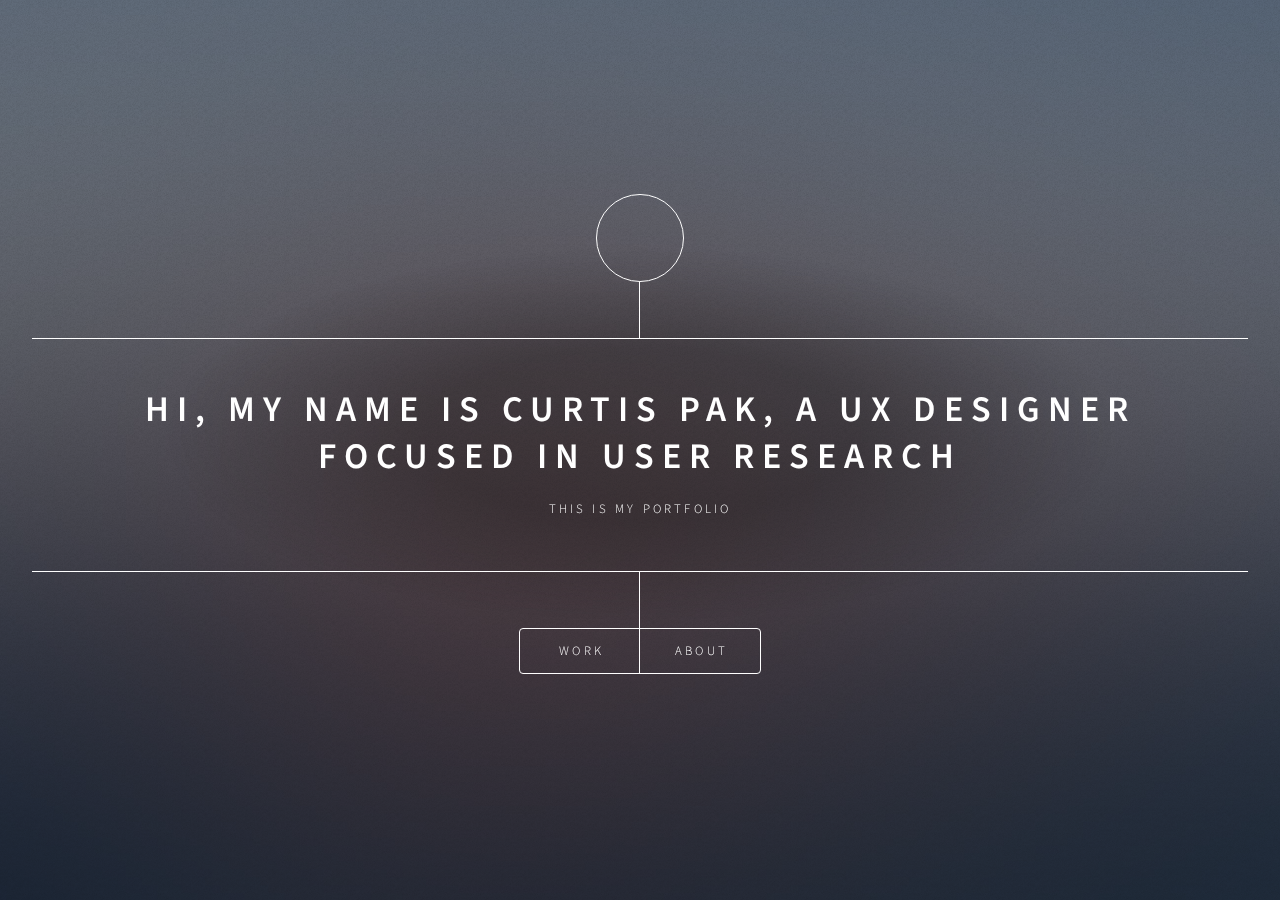
<file: index.html>
<!DOCTYPE HTML>

<html>
	<head>
		<title>Curtis' Portfolio</title>
		<meta charset="utf-8" />
		<meta name="viewport" content="width=device-width, initial-scale=1, user-scalable=no" />
		<link rel="stylesheet" href="assets/css/main.css" />
		<noscript><link rel="stylesheet" href="assets/css/noscript.css" /></noscript>
	</head>
	<body class="is-preload">

		<!-- Wrapper -->
			<div id="wrapper">

				<!-- Header -->
					<header id="header">
						<div class="logo">

						</div>
						<div class="content">
							<div class="inner">
								<h1>Hi, my name is Curtis Pak, a UX Designer focused in User Research</h1>
								<p>This is my portfolio</p>
							</div>
						</div>
						<nav>
							<ul>
								<li><a href="#work">Work</a></li>
								<li><a href="#about">About</a></li>

								<!--<li><a href="#elements">Elements</a></li>-->
							</ul>
						</nav>
					</header>

				<!-- Main -->
					<div id="main">

						<!-- Work -->
							<article id="work">
								<h2 class="major">Work</h2>
								<span class="image main"><img src="images/bean.jpg" alt="" /></span>
								<p> Bean (prototype)</p>
								<p>Bean helps you find and order beans from your very own local roasters and cafes. It is also made to help those who are unfamiliar to the various flavor profiles of coffee.
									I wanted to create an app that connected various roasters and cafes throughout the world. When I got into coffee, I was frustrated that I wasn't able to find a centralized website/app to find local roasters
									and local cafes to support. I wanted to branch out but found that there were not that many resources available.
								</p>
								<span class="image main"><img src="images/BatbayarKayUserPersona11024_1.jpg" alt="" /></span>
								<p>Case Study on Dzuds in Mongolia</p>
								<p>Performed a case study on the impact of dzuds in Mongolia, speficially the herders who depend on livestock to live. Created multiple user personas in order to understand the herder's persective during dzuds.
								</p>
								<span class="image main"><img src="images/3.png" alt="" /></span>
								<p>Case Study on Users in Trading Platforms</p>
								<p>Ever since I was in high school, I was always very interested in investing and trading equities, whether it's stocks, futures, and even cryptos. I have used a plethora of different platforms so I have seen a wide spectrum of different user experiences as my time as a trader.
									I did a case study based on the various emotions and perspectives that traders have when using various platforms. Each platform that is available has various benefits and negatives.
								</p>
							</article>

						<!-- About -->
							<article id="about">
								<h2 class="major">About</h2>
								<span class="image main"><img src="images/linkedin.jpg" alt="" /></span>
								<p>I am Curtis Pak and I am currently a student at New York University studying Integrated Digital Media focused in the field of UX design specifically User Research.
									 I'm an avid powerlifter and gamer. I'm big on growth and having a positive mental attitude. I had an internship at Statespace and have done a plethora of various case studies.
									 Come check out my Work section to see what I have done!
									</p>

								<b>
							</article>

						<!-- Contact -->


						<!-- Elements -->
							<article id="elements">
								<h2 class="major">Elements</h2>

								<section>
									<h3 class="major">Text</h3>
									<p>This is <b>bold</b> and this is <strong>strong</strong>. This is <i>italic</i> and this is <em>emphasized</em>.
									This is <sup>superscript</sup> text and this is <sub>subscript</sub> text.
									This is <u>underlined</u> and this is code: <code>for (;;) { ... }</code>. Finally, <a href="#">this is a link</a>.</p>
									<hr />
									<h2>Heading Level 2</h2>
									<h3>Heading Level 3</h3>
									<h4>Heading Level 4</h4>
									<h5>Heading Level 5</h5>
									<h6>Heading Level 6</h6>
									<hr />
									<h4>Blockquote</h4>
									<blockquote>Fringilla nisl. Donec accumsan interdum nisi, quis tincidunt felis sagittis eget tempus euismod. Vestibulum ante ipsum primis in faucibus vestibulum. Blandit adipiscing eu felis iaculis volutpat ac adipiscing accumsan faucibus. Vestibulum ante ipsum primis in faucibus lorem ipsum dolor sit amet nullam adipiscing eu felis.</blockquote>
									<h4>Preformatted</h4>
									<pre><code>i = 0;

while (!deck.isInOrder()) {
    print 'Iteration ' + i;
    deck.shuffle();
    i++;
}

print 'It took ' + i + ' iterations to sort the deck.';</code></pre>
								</section>

								<section>
									<h3 class="major">Lists</h3>

									<h4>Unordered</h4>
									<ul>
										<li>Dolor pulvinar etiam.</li>
										<li>Sagittis adipiscing.</li>
										<li>Felis enim feugiat.</li>
									</ul>

									<h4>Alternate</h4>
									<ul class="alt">
										<li>Dolor pulvinar etiam.</li>
										<li>Sagittis adipiscing.</li>
										<li>Felis enim feugiat.</li>
									</ul>

									<h4>Ordered</h4>
									<ol>
										<li>Dolor pulvinar etiam.</li>
										<li>Etiam vel felis viverra.</li>
										<li>Felis enim feugiat.</li>
										<li>Dolor pulvinar etiam.</li>
										<li>Etiam vel felis lorem.</li>
										<li>Felis enim et feugiat.</li>
									</ol>
									<h4>Icons</h4>
									<ul class="icons">
										<li><a href="#" class="icon brands fa-twitter"><span class="label">Twitter</span></a></li>
										<li><a href="#" class="icon brands fa-facebook-f"><span class="label">Facebook</span></a></li>
										<li><a href="#" class="icon brands fa-instagram"><span class="label">Instagram</span></a></li>
										<li><a href="#" class="icon brands fa-github"><span class="label">Github</span></a></li>
									</ul>

									<h4>Actions</h4>
									<ul class="actions">
										<li><a href="#" class="button primary">Default</a></li>
										<li><a href="#" class="button">Default</a></li>
									</ul>
									<ul class="actions stacked">
										<li><a href="#" class="button primary">Default</a></li>
										<li><a href="#" class="button">Default</a></li>
									</ul>
								</section>

								<section>
									<h3 class="major">Table</h3>
									<h4>Default</h4>
									<div class="table-wrapper">
										<table>
											<thead>
												<tr>
													<th>Name</th>
													<th>Description</th>
													<th>Price</th>
												</tr>
											</thead>
											<tbody>
												<tr>
													<td>Item One</td>
													<td>Ante turpis integer aliquet porttitor.</td>
													<td>29.99</td>
												</tr>
												<tr>
													<td>Item Two</td>
													<td>Vis ac commodo adipiscing arcu aliquet.</td>
													<td>19.99</td>
												</tr>
												<tr>
													<td>Item Three</td>
													<td> Morbi faucibus arcu accumsan lorem.</td>
													<td>29.99</td>
												</tr>
												<tr>
													<td>Item Four</td>
													<td>Vitae integer tempus condimentum.</td>
													<td>19.99</td>
												</tr>
												<tr>
													<td>Item Five</td>
													<td>Ante turpis integer aliquet porttitor.</td>
													<td>29.99</td>
												</tr>
											</tbody>
											<tfoot>
												<tr>
													<td colspan="2"></td>
													<td>100.00</td>
												</tr>
											</tfoot>
										</table>
									</div>

									<h4>Alternate</h4>
									<div class="table-wrapper">
										<table class="alt">
											<thead>
												<tr>
													<th>Name</th>
													<th>Description</th>
													<th>Price</th>
												</tr>
											</thead>
											<tbody>
												<tr>
													<td>Item One</td>
													<td>Ante turpis integer aliquet porttitor.</td>
													<td>29.99</td>
												</tr>
												<tr>
													<td>Item Two</td>
													<td>Vis ac commodo adipiscing arcu aliquet.</td>
													<td>19.99</td>
												</tr>
												<tr>
													<td>Item Three</td>
													<td> Morbi faucibus arcu accumsan lorem.</td>
													<td>29.99</td>
												</tr>
												<tr>
													<td>Item Four</td>
													<td>Vitae integer tempus condimentum.</td>
													<td>19.99</td>
												</tr>
												<tr>
													<td>Item Five</td>
													<td>Ante turpis integer aliquet porttitor.</td>
													<td>29.99</td>
												</tr>
											</tbody>
											<tfoot>
												<tr>
													<td colspan="2"></td>
													<td>100.00</td>
												</tr>
											</tfoot>
										</table>
									</div>
								</section>

								<section>
									<h3 class="major">Buttons</h3>
									<ul class="actions">
										<li><a href="#" class="button primary">Primary</a></li>
										<li><a href="#" class="button">Default</a></li>
									</ul>
									<ul class="actions">
										<li><a href="#" class="button">Default</a></li>
										<li><a href="#" class="button small">Small</a></li>
									</ul>
									<ul class="actions">
										<li><a href="#" class="button primary icon solid fa-download">Icon</a></li>
										<li><a href="#" class="button icon solid fa-download">Icon</a></li>
									</ul>
									<ul class="actions">
										<li><span class="button primary disabled">Disabled</span></li>
										<li><span class="button disabled">Disabled</span></li>
									</ul>
								</section>

								<section>
									<h3 class="major">Form</h3>
									<form method="post" action="#">
										<div class="fields">
											<div class="field half">
												<label for="demo-name">Name</label>
												<input type="text" name="demo-name" id="demo-name" value="" placeholder="Jane Doe" />
											</div>
											<div class="field half">
												<label for="demo-email">Email</label>
												<input type="email" name="demo-email" id="demo-email" value="" placeholder="jane@untitled.tld" />
											</div>
											<div class="field">
												<label for="demo-category">Category</label>
												<select name="demo-category" id="demo-category">
													<option value="">-</option>
													<option value="1">Manufacturing</option>
													<option value="1">Shipping</option>
													<option value="1">Administration</option>
													<option value="1">Human Resources</option>
												</select>
											</div>
											<div class="field half">
												<input type="radio" id="demo-priority-low" name="demo-priority" checked>
												<label for="demo-priority-low">Low</label>
											</div>
											<div class="field half">
												<input type="radio" id="demo-priority-high" name="demo-priority">
												<label for="demo-priority-high">High</label>
											</div>
											<div class="field half">
												<input type="checkbox" id="demo-copy" name="demo-copy">
												<label for="demo-copy">Email me a copy</label>
											</div>
											<div class="field half">
												<input type="checkbox" id="demo-human" name="demo-human" checked>
												<label for="demo-human">Not a robot</label>
											</div>
											<div class="field">
												<label for="demo-message">Message</label>
												<textarea name="demo-message" id="demo-message" placeholder="Enter your message" rows="6"></textarea>
											</div>
										</div>
										<ul class="actions">
											<li><input type="submit" value="Send Message" class="primary" /></li>
											<li><input type="reset" value="Reset" /></li>
										</ul>
									</form>
								</section>

							</article>

					</div>

				<!-- Footer -->
					<footer id="footer">
						<p></p>
					</footer>

			</div>

		<!-- BG -->
			<div id="bg"></div>

		<!-- Scripts -->
			<script src="assets/js/jquery.min.js"></script>
			<script src="assets/js/browser.min.js"></script>
			<script src="assets/js/breakpoints.min.js"></script>
			<script src="assets/js/util.js"></script>
			<script src="assets/js/main.js"></script>

	</body>
</html>
</file>
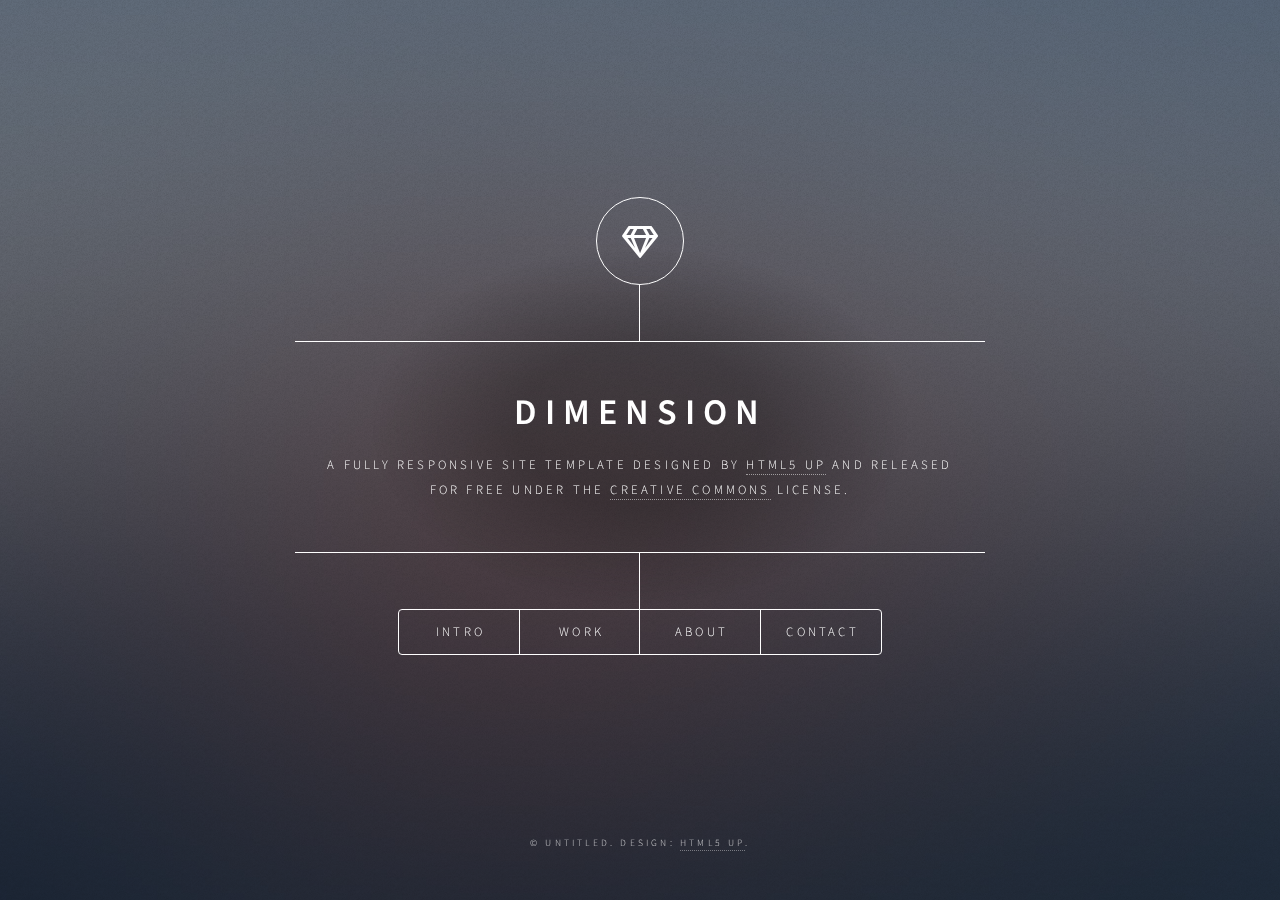
<file: Portfolio Project/index.html>
<!DOCTYPE HTML>
<!--
	Dimension by HTML5 UP
	html5up.net | @ajlkn
	Free for personal and commercial use under the CCA 3.0 license (html5up.net/license)
-->
<html>
	<head>
		<title>Dimension by HTML5 UP</title>
		<meta charset="utf-8" />
		<meta name="viewport" content="width=device-width, initial-scale=1, user-scalable=no" />
		<link rel="stylesheet" href="assets/css/main.css" />
		<noscript><link rel="stylesheet" href="assets/css/noscript.css" /></noscript>
	</head>
	<body class="is-preload">

		<!-- Wrapper -->
			<div id="wrapper">

				<!-- Header -->
					<header id="header">
						<div class="logo">
							<span class="icon fa-gem"></span>
						</div>
						<div class="content">
							<div class="inner">
								<h1>Dimension</h1>
								<p>A fully responsive site template designed by <a href="https://html5up.net">HTML5 UP</a> and released<br />
								for free under the <a href="https://html5up.net/license">Creative Commons</a> license.</p>
							</div>
						</div>
						<nav>
							<ul>
								<li><a href="#intro">Intro</a></li>
								<li><a href="#work">Work</a></li>
								<li><a href="#about">About</a></li>
								<li><a href="#contact">Contact</a></li>
								<!--<li><a href="#elements">Elements</a></li>-->
							</ul>
						</nav>
					</header>

				<!-- Main -->
					<div id="main">

						<!-- Intro -->
							<article id="intro">
								<h2 class="major">Intro</h2>
								<span class="image main"><img src="images/pic01.jpg" alt="" /></span>
								<p>Aenean ornare velit lacus, ac varius enim ullamcorper eu. Proin aliquam facilisis ante interdum congue. Integer mollis, nisl amet convallis, porttitor magna ullamcorper, amet egestas mauris. Ut magna finibus nisi nec lacinia. Nam maximus erat id euismod egestas. By the way, check out my <a href="#work">awesome work</a>.</p>
								<p>Lorem ipsum dolor sit amet, consectetur adipiscing elit. Duis dapibus rutrum facilisis. Class aptent taciti sociosqu ad litora torquent per conubia nostra, per inceptos himenaeos. Etiam tristique libero eu nibh porttitor fermentum. Nullam venenatis erat id vehicula viverra. Nunc ultrices eros ut ultricies condimentum. Mauris risus lacus, blandit sit amet venenatis non, bibendum vitae dolor. Nunc lorem mauris, fringilla in aliquam at, euismod in lectus. Pellentesque habitant morbi tristique senectus et netus et malesuada fames ac turpis egestas. In non lorem sit amet elit placerat maximus. Pellentesque aliquam maximus risus, vel sed vehicula.</p>
							</article>

						<!-- Work -->
							<article id="work">
								<h2 class="major">Work</h2>
								<span class="image main"><img src="images/pic02.jpg" alt="" /></span>
								<p>Adipiscing magna sed dolor elit. Praesent eleifend dignissim arcu, at eleifend sapien imperdiet ac. Aliquam erat volutpat. Praesent urna nisi, fringila lorem et vehicula lacinia quam. Integer sollicitudin mauris nec lorem luctus ultrices.</p>
								<p>Nullam et orci eu lorem consequat tincidunt vivamus et sagittis libero. Mauris aliquet magna magna sed nunc rhoncus pharetra. Pellentesque condimentum sem. In efficitur ligula tate urna. Maecenas laoreet massa vel lacinia pellentesque lorem ipsum dolor. Nullam et orci eu lorem consequat tincidunt. Vivamus et sagittis libero. Mauris aliquet magna magna sed nunc rhoncus amet feugiat tempus.</p>
							</article>

						<!-- About -->
							<article id="about">
								<h2 class="major">About</h2>
								<span class="image main"><img src="images/pic03.jpg" alt="" /></span>
								<p>Lorem ipsum dolor sit amet, consectetur et adipiscing elit. Praesent eleifend dignissim arcu, at eleifend sapien imperdiet ac. Aliquam erat volutpat. Praesent urna nisi, fringila lorem et vehicula lacinia quam. Integer sollicitudin mauris nec lorem luctus ultrices. Aliquam libero et malesuada fames ac ante ipsum primis in faucibus. Cras viverra ligula sit amet ex mollis mattis lorem ipsum dolor sit amet.</p>
							</article>

						<!-- Contact -->
							<article id="contact">
								<h2 class="major">Contact</h2>
								<form method="post" action="#">
									<div class="fields">
										<div class="field half">
											<label for="name">Name</label>
											<input type="text" name="name" id="name" />
										</div>
										<div class="field half">
											<label for="email">Email</label>
											<input type="text" name="email" id="email" />
										</div>
										<div class="field">
											<label for="message">Message</label>
											<textarea name="message" id="message" rows="4"></textarea>
										</div>
									</div>
									<ul class="actions">
										<li><input type="submit" value="Send Message" class="primary" /></li>
										<li><input type="reset" value="Reset" /></li>
									</ul>
								</form>
								<ul class="icons">
									<li><a href="#" class="icon brands fa-twitter"><span class="label">Twitter</span></a></li>
									<li><a href="#" class="icon brands fa-facebook-f"><span class="label">Facebook</span></a></li>
									<li><a href="#" class="icon brands fa-instagram"><span class="label">Instagram</span></a></li>
									<li><a href="#" class="icon brands fa-github"><span class="label">GitHub</span></a></li>
								</ul>
							</article>

						<!-- Elements -->
							<article id="elements">
								<h2 class="major">Elements</h2>

								<section>
									<h3 class="major">Text</h3>
									<p>This is <b>bold</b> and this is <strong>strong</strong>. This is <i>italic</i> and this is <em>emphasized</em>.
									This is <sup>superscript</sup> text and this is <sub>subscript</sub> text.
									This is <u>underlined</u> and this is code: <code>for (;;) { ... }</code>. Finally, <a href="#">this is a link</a>.</p>
									<hr />
									<h2>Heading Level 2</h2>
									<h3>Heading Level 3</h3>
									<h4>Heading Level 4</h4>
									<h5>Heading Level 5</h5>
									<h6>Heading Level 6</h6>
									<hr />
									<h4>Blockquote</h4>
									<blockquote>Fringilla nisl. Donec accumsan interdum nisi, quis tincidunt felis sagittis eget tempus euismod. Vestibulum ante ipsum primis in faucibus vestibulum. Blandit adipiscing eu felis iaculis volutpat ac adipiscing accumsan faucibus. Vestibulum ante ipsum primis in faucibus lorem ipsum dolor sit amet nullam adipiscing eu felis.</blockquote>
									<h4>Preformatted</h4>
									<pre><code>i = 0;

while (!deck.isInOrder()) {
    print 'Iteration ' + i;
    deck.shuffle();
    i++;
}

print 'It took ' + i + ' iterations to sort the deck.';</code></pre>
								</section>

								<section>
									<h3 class="major">Lists</h3>

									<h4>Unordered</h4>
									<ul>
										<li>Dolor pulvinar etiam.</li>
										<li>Sagittis adipiscing.</li>
										<li>Felis enim feugiat.</li>
									</ul>

									<h4>Alternate</h4>
									<ul class="alt">
										<li>Dolor pulvinar etiam.</li>
										<li>Sagittis adipiscing.</li>
										<li>Felis enim feugiat.</li>
									</ul>

									<h4>Ordered</h4>
									<ol>
										<li>Dolor pulvinar etiam.</li>
										<li>Etiam vel felis viverra.</li>
										<li>Felis enim feugiat.</li>
										<li>Dolor pulvinar etiam.</li>
										<li>Etiam vel felis lorem.</li>
										<li>Felis enim et feugiat.</li>
									</ol>
									<h4>Icons</h4>
									<ul class="icons">
										<li><a href="#" class="icon brands fa-twitter"><span class="label">Twitter</span></a></li>
										<li><a href="#" class="icon brands fa-facebook-f"><span class="label">Facebook</span></a></li>
										<li><a href="#" class="icon brands fa-instagram"><span class="label">Instagram</span></a></li>
										<li><a href="#" class="icon brands fa-github"><span class="label">Github</span></a></li>
									</ul>

									<h4>Actions</h4>
									<ul class="actions">
										<li><a href="#" class="button primary">Default</a></li>
										<li><a href="#" class="button">Default</a></li>
									</ul>
									<ul class="actions stacked">
										<li><a href="#" class="button primary">Default</a></li>
										<li><a href="#" class="button">Default</a></li>
									</ul>
								</section>

								<section>
									<h3 class="major">Table</h3>
									<h4>Default</h4>
									<div class="table-wrapper">
										<table>
											<thead>
												<tr>
													<th>Name</th>
													<th>Description</th>
													<th>Price</th>
												</tr>
											</thead>
											<tbody>
												<tr>
													<td>Item One</td>
													<td>Ante turpis integer aliquet porttitor.</td>
													<td>29.99</td>
												</tr>
												<tr>
													<td>Item Two</td>
													<td>Vis ac commodo adipiscing arcu aliquet.</td>
													<td>19.99</td>
												</tr>
												<tr>
													<td>Item Three</td>
													<td> Morbi faucibus arcu accumsan lorem.</td>
													<td>29.99</td>
												</tr>
												<tr>
													<td>Item Four</td>
													<td>Vitae integer tempus condimentum.</td>
													<td>19.99</td>
												</tr>
												<tr>
													<td>Item Five</td>
													<td>Ante turpis integer aliquet porttitor.</td>
													<td>29.99</td>
												</tr>
											</tbody>
											<tfoot>
												<tr>
													<td colspan="2"></td>
													<td>100.00</td>
												</tr>
											</tfoot>
										</table>
									</div>

									<h4>Alternate</h4>
									<div class="table-wrapper">
										<table class="alt">
											<thead>
												<tr>
													<th>Name</th>
													<th>Description</th>
													<th>Price</th>
												</tr>
											</thead>
											<tbody>
												<tr>
													<td>Item One</td>
													<td>Ante turpis integer aliquet porttitor.</td>
													<td>29.99</td>
												</tr>
												<tr>
													<td>Item Two</td>
													<td>Vis ac commodo adipiscing arcu aliquet.</td>
													<td>19.99</td>
												</tr>
												<tr>
													<td>Item Three</td>
													<td> Morbi faucibus arcu accumsan lorem.</td>
													<td>29.99</td>
												</tr>
												<tr>
													<td>Item Four</td>
													<td>Vitae integer tempus condimentum.</td>
													<td>19.99</td>
												</tr>
												<tr>
													<td>Item Five</td>
													<td>Ante turpis integer aliquet porttitor.</td>
													<td>29.99</td>
												</tr>
											</tbody>
											<tfoot>
												<tr>
													<td colspan="2"></td>
													<td>100.00</td>
												</tr>
											</tfoot>
										</table>
									</div>
								</section>

								<section>
									<h3 class="major">Buttons</h3>
									<ul class="actions">
										<li><a href="#" class="button primary">Primary</a></li>
										<li><a href="#" class="button">Default</a></li>
									</ul>
									<ul class="actions">
										<li><a href="#" class="button">Default</a></li>
										<li><a href="#" class="button small">Small</a></li>
									</ul>
									<ul class="actions">
										<li><a href="#" class="button primary icon solid fa-download">Icon</a></li>
										<li><a href="#" class="button icon solid fa-download">Icon</a></li>
									</ul>
									<ul class="actions">
										<li><span class="button primary disabled">Disabled</span></li>
										<li><span class="button disabled">Disabled</span></li>
									</ul>
								</section>

								<section>
									<h3 class="major">Form</h3>
									<form method="post" action="#">
										<div class="fields">
											<div class="field half">
												<label for="demo-name">Name</label>
												<input type="text" name="demo-name" id="demo-name" value="" placeholder="Jane Doe" />
											</div>
											<div class="field half">
												<label for="demo-email">Email</label>
												<input type="email" name="demo-email" id="demo-email" value="" placeholder="jane@untitled.tld" />
											</div>
											<div class="field">
												<label for="demo-category">Category</label>
												<select name="demo-category" id="demo-category">
													<option value="">-</option>
													<option value="1">Manufacturing</option>
													<option value="1">Shipping</option>
													<option value="1">Administration</option>
													<option value="1">Human Resources</option>
												</select>
											</div>
											<div class="field half">
												<input type="radio" id="demo-priority-low" name="demo-priority" checked>
												<label for="demo-priority-low">Low</label>
											</div>
											<div class="field half">
												<input type="radio" id="demo-priority-high" name="demo-priority">
												<label for="demo-priority-high">High</label>
											</div>
											<div class="field half">
												<input type="checkbox" id="demo-copy" name="demo-copy">
												<label for="demo-copy">Email me a copy</label>
											</div>
											<div class="field half">
												<input type="checkbox" id="demo-human" name="demo-human" checked>
												<label for="demo-human">Not a robot</label>
											</div>
											<div class="field">
												<label for="demo-message">Message</label>
												<textarea name="demo-message" id="demo-message" placeholder="Enter your message" rows="6"></textarea>
											</div>
										</div>
										<ul class="actions">
											<li><input type="submit" value="Send Message" class="primary" /></li>
											<li><input type="reset" value="Reset" /></li>
										</ul>
									</form>
								</section>

							</article>

					</div>

				<!-- Footer -->
					<footer id="footer">
						<p class="copyright">&copy; Untitled. Design: <a href="https://html5up.net">HTML5 UP</a>.</p>
					</footer>

			</div>

		<!-- BG -->
			<div id="bg"></div>

		<!-- Scripts -->
			<script src="assets/js/jquery.min.js"></script>
			<script src="assets/js/browser.min.js"></script>
			<script src="assets/js/breakpoints.min.js"></script>
			<script src="assets/js/util.js"></script>
			<script src="assets/js/main.js"></script>

	</body>
</html>
</file>
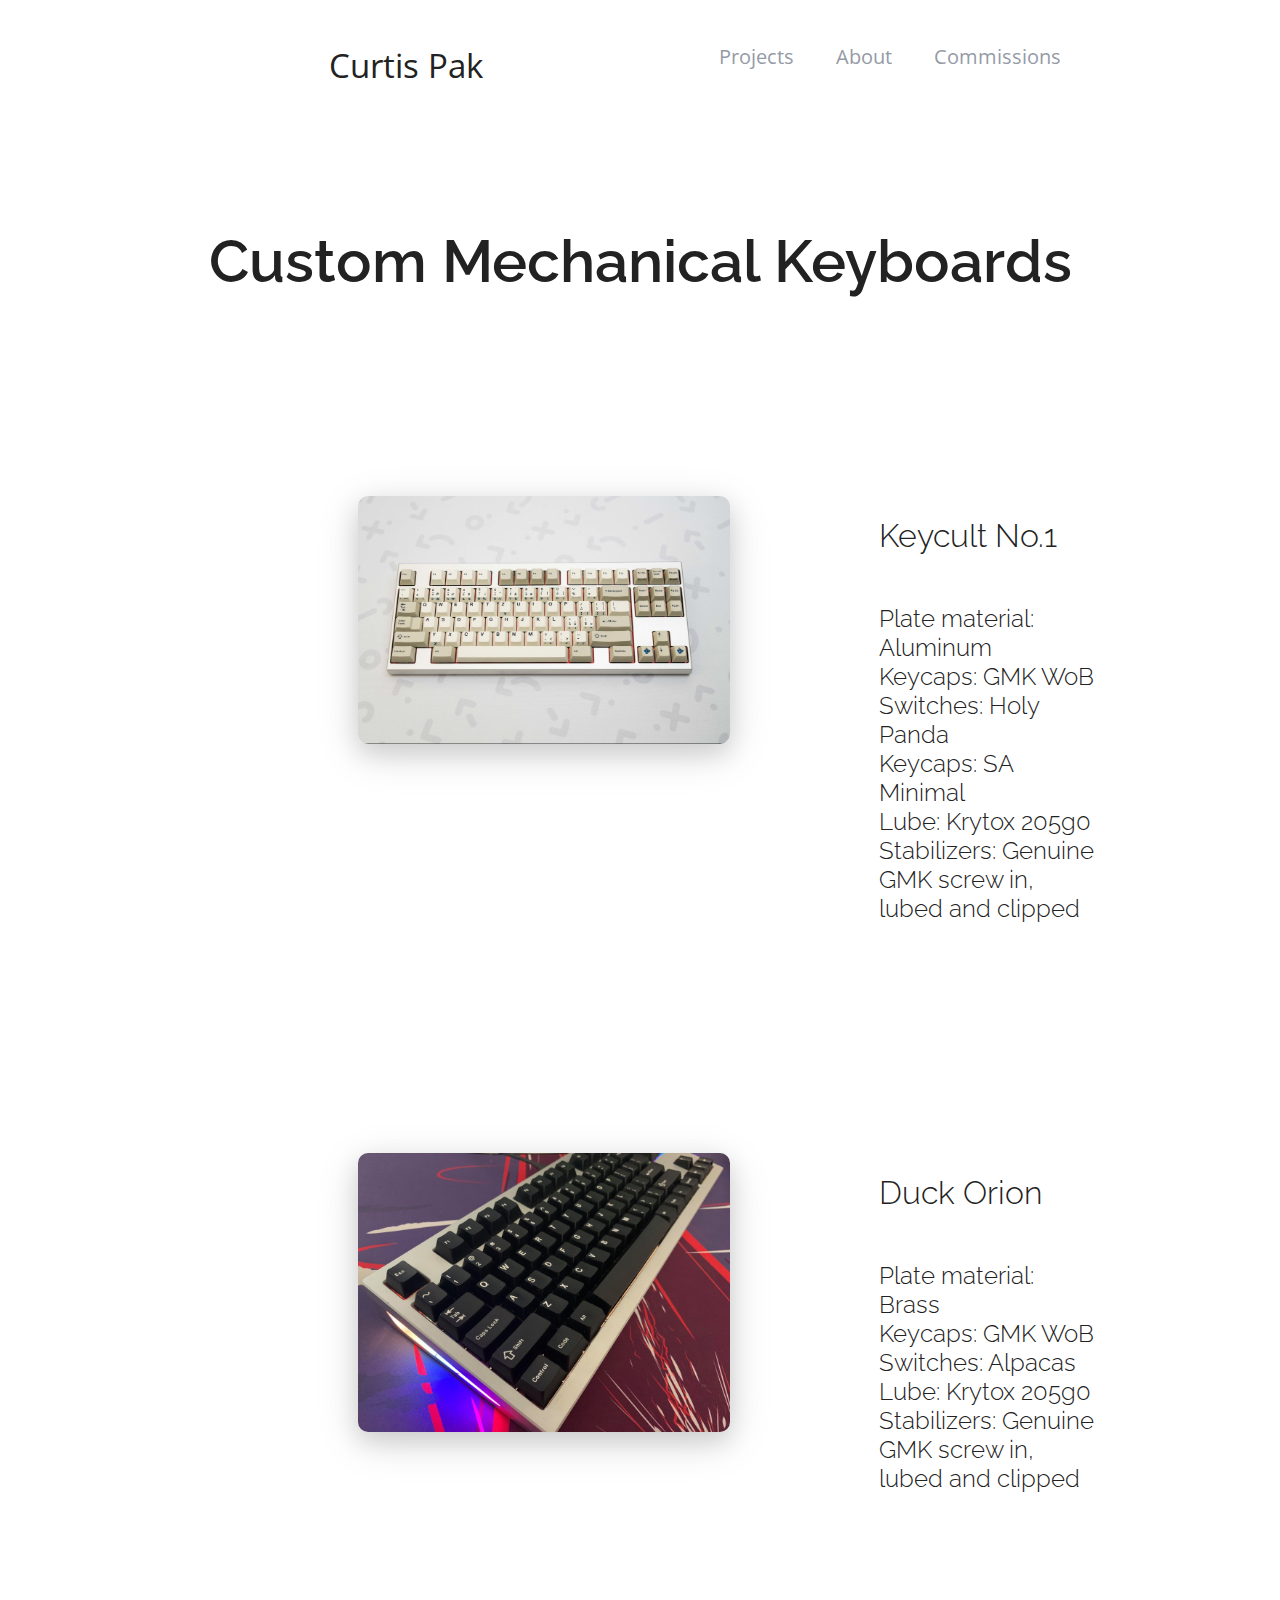
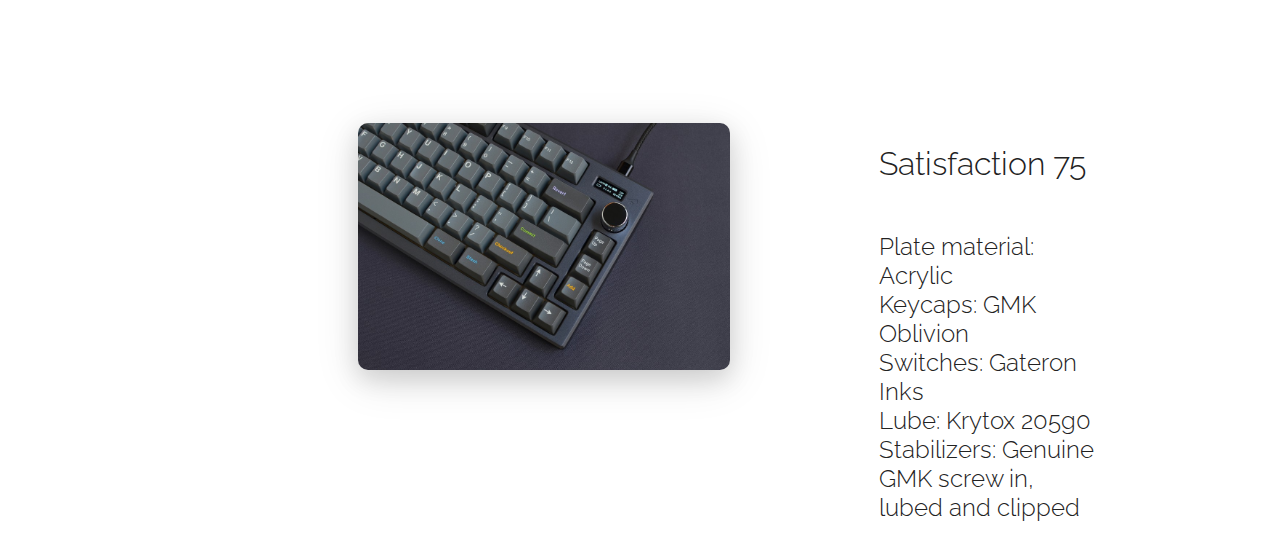
<file: Week06/index.html>
<!DOCTYPE html>
<html>
<head>

  <meta charset = "utf-8">
  <link rel="stylesheet" href="style.css">
  <link href="https://fonts.googleapis.com/css?family=Open+Sans&display=swap" rel="stylesheet">
  <link href="https://fonts.googleapis.com/css?family=Raleway&display=swap" rel="stylesheet">

  <title>Projects / Curtis Pak</title>

</head>

<body>


  <div class="heading">
    <a class = "name" href="index.html">Curtis Pak
    </a>
    <a class = "projectspage" href="index.html">Projects
    </a>
    <a class = "aboutpage" href="about.html">About
    </a>
    <a class = "commissionspage" href="commissions.html">Commissions
    </a>
  </div>

  <div class = "intro">
    <h3>  Custom Mechanical Keyboards </h3>
  </div>
  <div class="entry">
    <div class= "image">
      <img class="selfpicture" src="pictures/keyboard3.jpg">
    </div>
    <div class="about">
      <h1 class="u-dark" style="margin-bottom: 50px">Keycult No.1</h1>
      <h2 style="margin-bottom: 30px"> Plate material: Aluminum
        <br>Keycaps: GMK WoB
        <br>Switches: Holy Panda
        <br>Keycaps: SA Minimal
        <br>Lube: Krytox 205g0
        <br>Stabilizers: Genuine GMK screw in, lubed and clipped
      </h2>

    </div>
  </div>


</div>
<div class="entry">
  <div class= "image">
    <img class="selfpicture" src="pictures/keyboard2.jpg">
  </div>
  <div class="about">
    <h1 class="u-dark" style="margin-bottom: 50px">Duck Orion</h1>
    <h2 style="margin-bottom: 30px"> Plate material: Brass
      <br>Keycaps: GMK WoB
      <br>Switches: Alpacas
      <br>Lube: Krytox 205g0
      <br>Stabilizers: Genuine GMK screw in, lubed and clipped
    </h2>

  </div>
</div>
<div class="entry">
  <div class= "image">
    <img class="selfpicture" src="pictures/keyboard5.jpg">
  </div>
  <div class="about">
    <h1 class="u-dark" style="margin-bottom: 50px">Satisfaction 75</h1>
    <h2 style="margin-bottom: 30px"> Plate material: Acrylic
      <br>Keycaps: GMK Oblivion
      <br>Switches: Gateron Inks
      <br>Lube: Krytox 205g0
      <br>Stabilizers: Genuine GMK screw in, lubed and clipped
    </h2>

  </div>
</div>
</file>
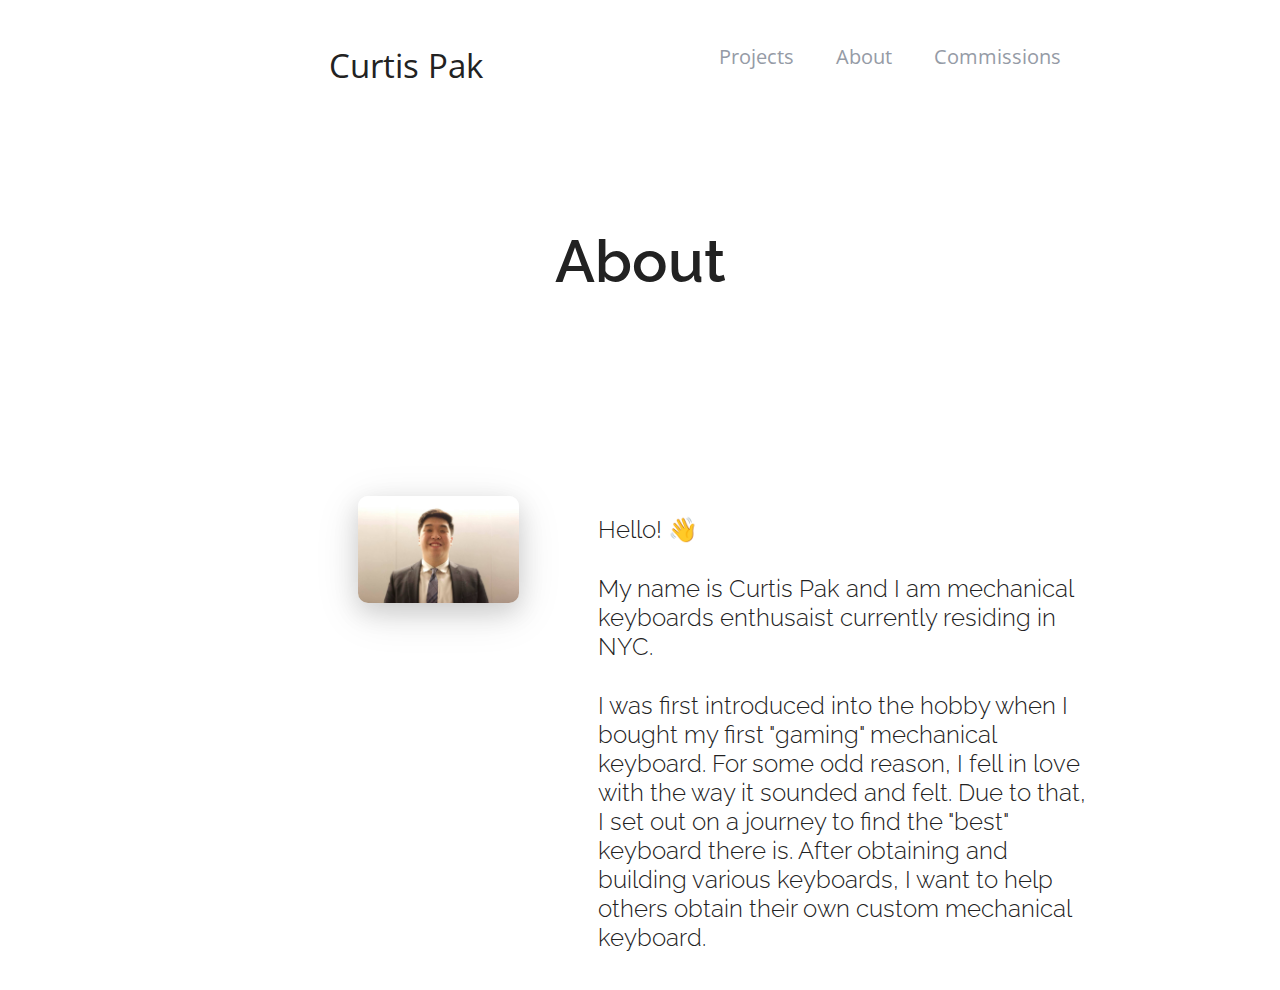
<file: Week06/about.html>
<!DOCTYPE html>
<html>
<head>

  <meta charset = "utf-8">
  <link rel="stylesheet" href="style.css">
  <link href="https://fonts.googleapis.com/css?family=Open+Sans&display=swap" rel="stylesheet">
  <link href="https://fonts.googleapis.com/css?family=Raleway&display=swap" rel="stylesheet">

  <title>About / Curtis Pak</title>

</head>

<body>

  <div class="heading">
    <a class = "name" href="index.html">Curtis Pak
    </a>
    <a class = "projectspage" href="index.html">Projects
    </a>
    <a class = "aboutpage" href="about.html">About
    </a>
    <a class = "commissionspage" href="commissions.html">Commissions
    </a>
  </div>
  <div class = "intro">
    <h3> About </h3>
  </div>

  <div class="entry">
    <div class= "image">
        <img class="selfpicture" src="pictures/personal.jpg">
    </div>
    <div class="about">

      <h2 style="margin-bottom: 30px">Hello! <span role = "img" aria-label = "waving hand emoji">👋</span> </h2>
      <h2 style="margin-bottom: 30px">My name is Curtis Pak and I am mechanical keyboards enthusaist currently residing in NYC.</h2>
      <h2 style="margin-bottom: 30px">I was first introduced into the hobby when I bought my first "gaming" mechanical keyboard.
        For some odd reason, I fell in love with the way it sounded and felt. Due to that, I set out on a journey to find the "best" keyboard there is.
        After obtaining and building various keyboards, I want to help others obtain their own custom mechanical keyboard.
      </h2>

            </div>
          </div>

</body>
</html>
</file>
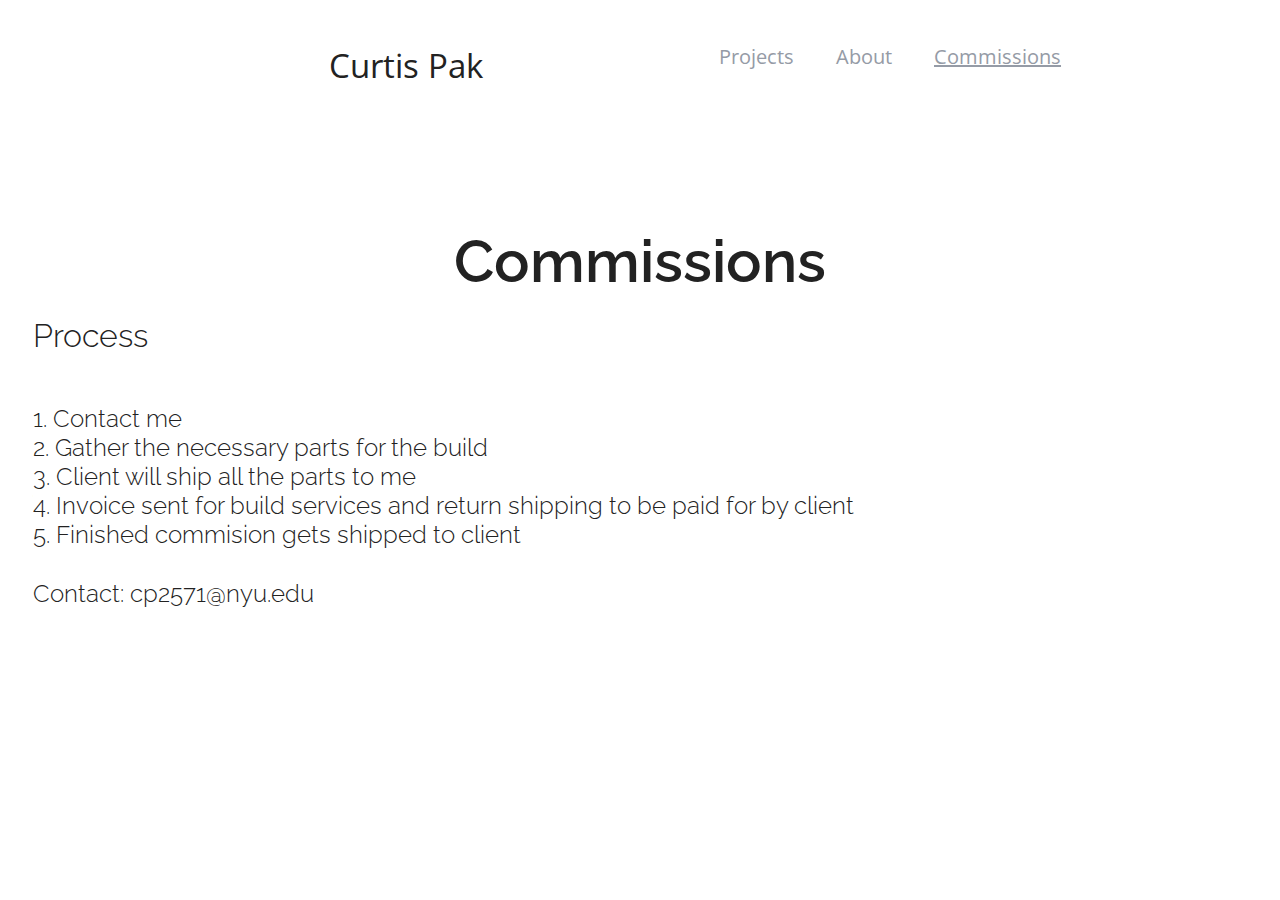
<file: Week06/commisions.html>
<!DOCTYPE html>
<html>
<head>

  <meta charset = "utf-8">
  <link rel="stylesheet" href="style.css">
  <link href="https://fonts.googleapis.com/css?family=Open+Sans&display=swap" rel="stylesheet">
  <link href="https://fonts.googleapis.com/css?family=Raleway&display=swap" rel="stylesheet">

  <title>Commisions / Curtis Pak</title>

</head>

<body>
  <div class="heading">
    <a class = "name" href="index.html">Curtis Pak
    </a>
    <a class = "projectspage" href="index.html">Projects
    </a>
    <a class = "aboutpage" href="about.html">About
    </a>
    <a class = "commisionspage" href="commissions.html">Commissions
    </a>
  </div>
  <div class = "intro">
    <h3>Commissions</h3>
  </div>
  <div class="commisions1">
    <div class="about">
      <h1 class="u-dark" style="margin-bottom: 50px">Process</h1>

    </div>
    <div class="about">

      <h2 style="margin-bottom: 30px"> 1. Contact me
        <br>2. Gather the necessary parts for the build
        <br>3. Client will ship all the parts to me
        <br>4. Invoice sent for build services and return shipping to be paid for by client
        <br>5. Finished commision gets shipped to client
      <h2 style="margin-bottom: 30px"> Contact: cp2571@nyu.edu </h2>
    </div>
  </div>
      </h2>
    </div>
  </div>
</file>
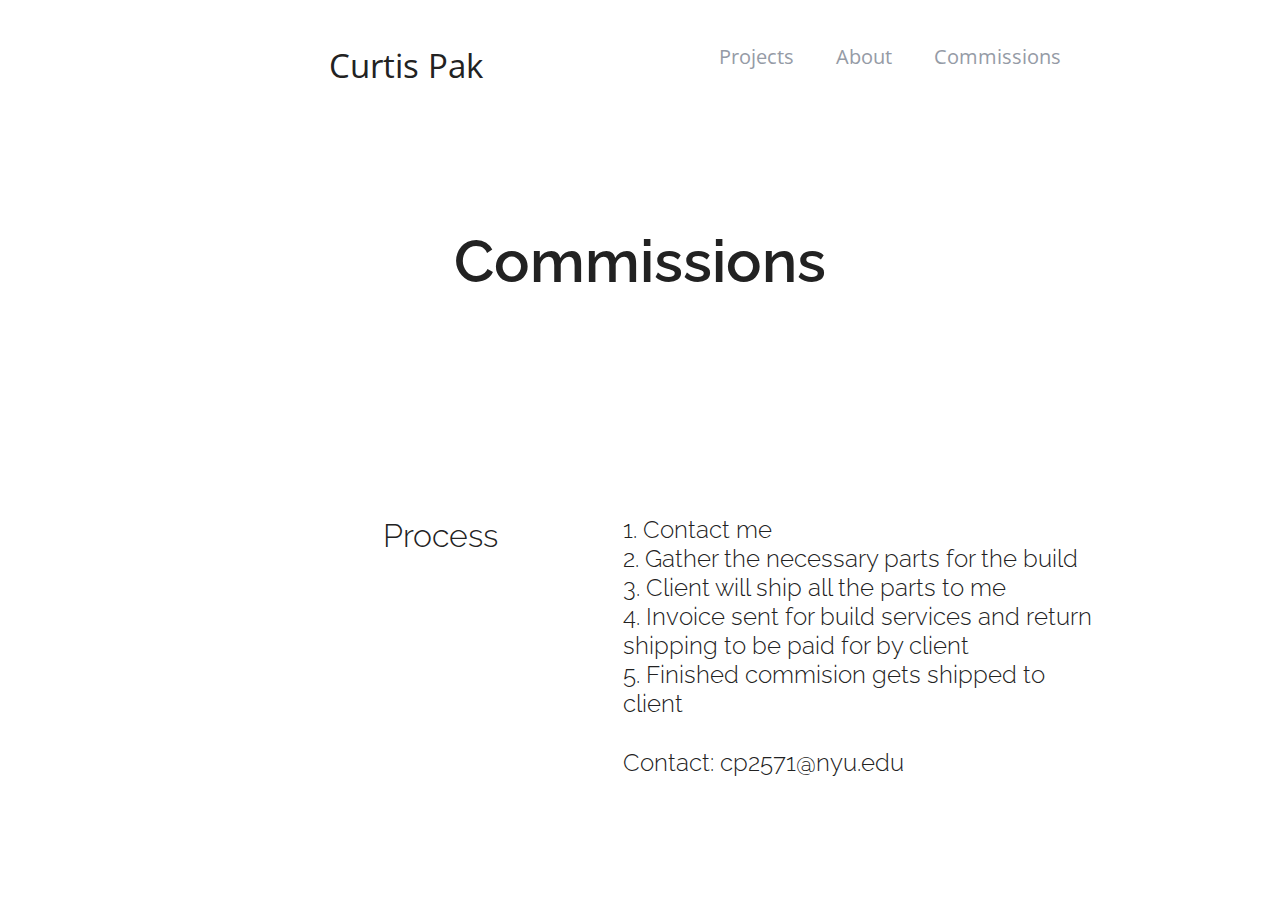
<file: Week06/commissions.html>
<!DOCTYPE html>
<html>
<head>

  <meta charset = "utf-8">
  <link rel="stylesheet" href="style.css">
  <link href="https://fonts.googleapis.com/css?family=Open+Sans&display=swap" rel="stylesheet">
  <link href="https://fonts.googleapis.com/css?family=Raleway&display=swap" rel="stylesheet">

  <title>Commissions / Curtis Pak</title>

</head>

<body>
  <div class="heading">
    <a class = "name" href="index.html">Curtis Pak
    </a>
    <a class = "projectspage" href="index.html">Projects
    </a>
    <a class = "aboutpage" href="about.html">About
    </a>
    <a class = "commissionspage" href="commissions.html">Commissions
    </a>
  </div>
  <div class = "intro">
    <h3>Commissions</h3>
  </div>
  <div class="commissions1">
    <div class="about">
      <h1 class="u-dark" style="margin-bottom: 50px">Process</h1>

    </div>
    <div class="about">

      <h2 style="margin-bottom: 30px"> 1. Contact me
        <br>2. Gather the necessary parts for the build
        <br>3. Client will ship all the parts to me
        <br>4. Invoice sent for build services and return shipping to be paid for by client
        <br>5. Finished commision gets shipped to client
      <h2 style="margin-bottom: 30px"> Contact: cp2571@nyu.edu </h2>
    </div>
  </div>
      </h2>
    </div>
  </div>
</file>
<file: assets/css/noscript.css>
/*
	Dimension by HTML5 UP
	html5up.net | @ajlkn
	Free for personal and commercial use under the CCA 3.0 license (html5up.net/license)
*/

/* BG */

	body.is-preload #bg:before {
		background-color: transparent;
	}

/* Header */

	body.is-preload #header {
		-moz-filter: none;
		-webkit-filter: none;
		-ms-filter: none;
		filter: none;
	}

		body.is-preload #header > * {
			opacity: 1;
		}

		body.is-preload #header .content .inner {
			max-height: none;
			padding: 3rem 2rem;
			opacity: 1;
		}

/* Main */

	#main article {
		opacity: 1;
		margin: 4rem 0 0 0;
	}
</file>
<file: Portfolio Project/assets/css/noscript.css>
/*
	Dimension by HTML5 UP
	html5up.net | @ajlkn
	Free for personal and commercial use under the CCA 3.0 license (html5up.net/license)
*/

/* BG */

	body.is-preload #bg:before {
		background-color: transparent;
	}

/* Header */

	body.is-preload #header {
		-moz-filter: none;
		-webkit-filter: none;
		-ms-filter: none;
		filter: none;
	}

		body.is-preload #header > * {
			opacity: 1;
		}

		body.is-preload #header .content .inner {
			max-height: none;
			padding: 3rem 2rem;
			opacity: 1;
		}

/* Main */

	#main article {
		opacity: 1;
		margin: 4rem 0 0 0;
	}
</file>
<file: Week06/style.css>
.heading{
  position: relative;
  display: flex;
  justify-content: space-around;
  text-decoration: none;
  font-family: "Open Sans", sans-serif;
  font-size: 20px;
  letter-spacing: 0;
  font-weight:400;
  padding-top:35px;
  padding-left: 300px;
  padding-right: 190px;
}

a{
    color: #959BA6;
}
.entry{
  display:flex;
  padding-top: 80px;
  justify-content: space-around;
  padding-left: 350px;
  padding-right: 75px;
  padding-top: 200px;
}
.selfpicture {
  width: 75%;
  box-shadow: 0 0 0 0 rgba(0, 0, 0, 0.12), 0 9px 25px 1px rgba(0, 0, 0, 0.12), 0 10px 45px 0 rgba(0, 0, 0, 0.12);

}
h1, h2 {
  font-family: "Raleway", sans-serif;
  letter-spacing: 0;
  margin-bottom: 0;
  color: #222;
  font-weight: 300;
  padding-right: 100px;
  padding-left: 25px;
}
h3{
  font-family: "Raleway", sans-serif;
  letter-spacing: 0;
  margin-bottom: 0;
  color: #222;
  font-weight: 600;


}
h5{
  font-family: "Open Sans", sans-serif;
  letter-spacing: 0;
  margin-bottom: 0;
  color: #222;
  font-weight: 900;


}
.intro{
  display:flex;
  justify-content: center;
  padding-top: 80px;
  font-size: 50px;
}

.name{
  width:45%;
  text-decoration: none;
  font-size: 33px;
  color: #222;
}

.projectspage, .aboutpage, .archivespage, .commissionspage{
  text-decoration: none;

}
img{
  display:flex;
  border-radius: 10px;
  margin-bottom: 10px;
  align-items: flex-end;
}
.selfpicture {
    width: 75%;
    box-shadow: 0 0 0 0 rgba(0, 0, 0, 0.12), 0 9px 25px 1px rgba(0, 0, 0, 0.12), 0 10px 45px 0 rgba(0, 0, 0, 0.12);

}
.single-img{
  width: 300px;
  height: auto;
}
.img-area{
  display: flex;
  flex-wrap: wrap;
  flex-direction: row;
  align-items: center;
  justify-content: center;

}
.entry{
  display:flex;
  padding-top: 80px;
  justify-content: space-around;
  padding-left: 350px;
  padding-right: 75px;
  padding-top: 200px;
}
.commissions1{
  display:flex;
  padding-top: 80px;
  justify-content: space-around;
  padding-left: 350px;
  padding-right: 75px;
  padding-top: 200px;
}
</file>
<file: assets/css/main.css>
@import url(fontawesome-all.min.css);
@import url("https://fonts.googleapis.com/css?family=Source+Sans+Pro:300italic,600italic,300,600");

/*
	Dimension by HTML5 UP
	html5up.net | @ajlkn
	Free for personal and commercial use under the CCA 3.0 license (html5up.net/license)
*/

html, body, div, span, applet, object,
iframe, h1, h2, h3, h4, h5, h6, p, blockquote,
pre, a, abbr, acronym, address, big, cite,
code, del, dfn, em, img, ins, kbd, q, s, samp,
small, strike, strong, sub, sup, tt, var, b,
u, i, center, dl, dt, dd, ol, ul, li, fieldset,
form, label, legend, table, caption, tbody,
tfoot, thead, tr, th, td, article, aside,
canvas, details, embed, figure, figcaption,
footer, header, hgroup, menu, nav, output, ruby,
section, summary, time, mark, audio, video {
	margin: 0;
	padding: 0;
	border: 0;
	font-size: 100%;
	font: inherit;
	vertical-align: baseline;}

article, aside, details, figcaption, figure,
footer, header, hgroup, menu, nav, section {
	display: block;}

body {
	line-height: 1;
}

ol, ul {
	list-style: none;
}

blockquote, q {
	quotes: none;
}

	blockquote:before, blockquote:after, q:before, q:after {
		content: '';
		content: none;
	}

table {
	border-collapse: collapse;
	border-spacing: 0;
}

body {
	-webkit-text-size-adjust: none;
}

mark {
	background-color: transparent;
	color: inherit;
}

input::-moz-focus-inner {
	border: 0;
	padding: 0;
}

input, select, textarea {
	-moz-appearance: none;
	-webkit-appearance: none;
	-ms-appearance: none;
	appearance: none;
}

/* Basic */

	@-ms-viewport {
		width: device-width;
	}

	@media screen and (max-width: 480px) {

		html, body {
			min-width: 320px;
		}

	}

	html {
		box-sizing: border-box;
	}

	*, *:before, *:after {
		box-sizing: inherit;
	}

	body {
		background: #1b1f22;
	}

		body.is-preload *, body.is-preload *:before, body.is-preload *:after {
			-moz-animation: none !important;
			-webkit-animation: none !important;
			-ms-animation: none !important;
			animation: none !important;
			-moz-transition: none !important;
			-webkit-transition: none !important;
			-ms-transition: none !important;
			transition: none !important;
		}

/* Type */

	html {
		font-size: 16pt;
	}

		@media screen and (max-width: 1680px) {

			html {
				font-size: 12pt;
			}

		}

		@media screen and (max-width: 736px) {

			html {
				font-size: 11pt;
			}

		}

		@media screen and (max-width: 360px) {

			html {
				font-size: 10pt;
			}

		}

	body, input, select, textarea {
		color: #ffffff;
		font-family: "Source Sans Pro", sans-serif;
		font-weight: 300;
		font-size: 1rem;
		line-height: 1.65;
	}

	a {
		-moz-transition: color 0.2s ease-in-out, background-color 0.2s ease-in-out, border-bottom-color 0.2s ease-in-out;
		-webkit-transition: color 0.2s ease-in-out, background-color 0.2s ease-in-out, border-bottom-color 0.2s ease-in-out;
		-ms-transition: color 0.2s ease-in-out, background-color 0.2s ease-in-out, border-bottom-color 0.2s ease-in-out;
		transition: color 0.2s ease-in-out, background-color 0.2s ease-in-out, border-bottom-color 0.2s ease-in-out;
		border-bottom: dotted 1px rgba(255, 255, 255, 0.5);
		text-decoration: none;
		color: inherit;
	}

		a:hover {
			border-bottom-color: transparent;
		}

	strong, b {
		color: #ffffff;
		font-weight: 600;
	}

	em, i {
		font-style: italic;
	}

	p {
		margin: 0 0 2rem 0;
	}

	h1, h2, h3, h4, h5, h6 {
		color: #ffffff;
		font-weight: 600;
		line-height: 1.5;
		margin: 0 0 1rem 0;
		text-transform: uppercase;
		letter-spacing: 0.2rem;
	}

		h1 a, h2 a, h3 a, h4 a, h5 a, h6 a {
			color: inherit;
			text-decoration: none;
		}

		h1.major, h2.major, h3.major, h4.major, h5.major, h6.major {
			border-bottom: solid 1px #ffffff;
			width: -moz-max-content;
			width: -webkit-max-content;
			width: -ms-max-content;
			width: max-content;
			padding-bottom: 0.5rem;
			margin: 0 0 2rem 0;
		}

	h1 {
		font-size: 2.25rem;
		line-height: 1.3;
		letter-spacing: 0.5rem;
	}

	h2 {
		font-size: 1.5rem;
		line-height: 1.4;
		letter-spacing: 0.5rem;
	}

	h3 {
		font-size: 1rem;
	}

	h4 {
		font-size: 0.8rem;
	}

	h5 {
		font-size: 0.7rem;
	}

	h6 {
		font-size: 0.6rem;
	}

	@media screen and (max-width: 736px) {

		h1 {
			font-size: 1.75rem;
			line-height: 1.4;
		}

		h2 {
			font-size: 1.25em;
			line-height: 1.5;
		}

	}

	sub {
		font-size: 0.8rem;
		position: relative;
		top: 0.5rem;
	}

	sup {
		font-size: 0.8rem;
		position: relative;
		top: -0.5rem;
	}

	blockquote {
		border-left: solid 4px #ffffff;
		font-style: italic;
		margin: 0 0 2rem 0;
		padding: 0.5rem 0 0.5rem 2rem;
	}

	code {
		background: rgba(255, 255, 255, 0.075);
		border-radius: 4px;
		font-family: "Courier New", monospace;
		font-size: 0.9rem;
		margin: 0 0.25rem;
		padding: 0.25rem 0.65rem;
	}

	pre {
		-webkit-overflow-scrolling: touch;
		font-family: "Courier New", monospace;
		font-size: 0.9rem;
		margin: 0 0 2rem 0;
	}

		pre code {
			display: block;
			line-height: 1.75;
			padding: 1rem 1.5rem;
			overflow-x: auto;
		}

	hr {
		border: 0;
		border-bottom: solid 1px #ffffff;
		margin: 2.75rem 0;
	}

	.align-left {
		text-align: left;
	}

	.align-center {
		text-align: center;
	}

	.align-right {
		text-align: right;
	}

/* Form */

	form {
		margin: 0 0 2rem 0;
	}

		form > :last-child {
			margin-bottom: 0;
		}

		form > .fields {
			display: -moz-flex;
			display: -webkit-flex;
			display: -ms-flex;
			display: flex;
			-moz-flex-wrap: wrap;
			-webkit-flex-wrap: wrap;
			-ms-flex-wrap: wrap;
			flex-wrap: wrap;
			width: calc(100% + 3rem);
			margin: -1.5rem 0 2rem -1.5rem;
		}

			form > .fields > .field {
				-moz-flex-grow: 0;
				-webkit-flex-grow: 0;
				-ms-flex-grow: 0;
				flex-grow: 0;
				-moz-flex-shrink: 0;
				-webkit-flex-shrink: 0;
				-ms-flex-shrink: 0;
				flex-shrink: 0;
				padding: 1.5rem 0 0 1.5rem;
				width: calc(100% - 1.5rem);
			}

				form > .fields > .field.half {
					width: calc(50% - 0.75rem);
				}

				form > .fields > .field.third {
					width: calc(100%/3 - 0.5rem);
				}

				form > .fields > .field.quarter {
					width: calc(25% - 0.375rem);
				}

		@media screen and (max-width: 480px) {

			form > .fields {
				width: calc(100% + 3rem);
				margin: -1.5rem 0 2rem -1.5rem;
			}

				form > .fields > .field {
					padding: 1.5rem 0 0 1.5rem;
					width: calc(100% - 1.5rem);
				}

					form > .fields > .field.half {
						width: calc(100% - 1.5rem);
					}

					form > .fields > .field.third {
						width: calc(100% - 1.5rem);
					}

					form > .fields > .field.quarter {
						width: calc(100% - 1.5rem);
					}

		}

	label {
		color: #ffffff;
		display: block;
		font-size: 0.8rem;
		font-weight: 300;
		letter-spacing: 0.2rem;
		line-height: 1.5;
		margin: 0 0 1rem 0;
		text-transform: uppercase;
	}

	input[type="text"],
	input[type="password"],
	input[type="email"],
	input[type="tel"],
	select,
	textarea {
		-moz-appearance: none;
		-webkit-appearance: none;
		-ms-appearance: none;
		appearance: none;
		-moz-transition: border-color 0.2s ease-in-out, box-shadow 0.2s ease-in-out, background-color 0.2s ease-in-out;
		-webkit-transition: border-color 0.2s ease-in-out, box-shadow 0.2s ease-in-out, background-color 0.2s ease-in-out;
		-ms-transition: border-color 0.2s ease-in-out, box-shadow 0.2s ease-in-out, background-color 0.2s ease-in-out;
		transition: border-color 0.2s ease-in-out, box-shadow 0.2s ease-in-out, background-color 0.2s ease-in-out;
		background-color: transparent;
		border-radius: 4px;
		border: solid 1px #ffffff;
		color: inherit;
		display: block;
		outline: 0;
		padding: 0 1rem;
		text-decoration: none;
		width: 100%;
	}

		input[type="text"]:invalid,
		input[type="password"]:invalid,
		input[type="email"]:invalid,
		input[type="tel"]:invalid,
		select:invalid,
		textarea:invalid {
			box-shadow: none;
		}

		input[type="text"]:focus,
		input[type="password"]:focus,
		input[type="email"]:focus,
		input[type="tel"]:focus,
		select:focus,
		textarea:focus {
			background: rgba(255, 255, 255, 0.075);
			border-color: #ffffff;
			box-shadow: 0 0 0 1px #ffffff;
		}

	select {
		background-image: url("data:image/svg+xml;charset=utf8,%3Csvg xmlns='http://www.w3.org/2000/svg' width='40' height='40' preserveAspectRatio='none' viewBox='0 0 40 40'%3E%3Cpath d='M9.4,12.3l10.4,10.4l10.4-10.4c0.2-0.2,0.5-0.4,0.9-0.4c0.3,0,0.6,0.1,0.9,0.4l3.3,3.3c0.2,0.2,0.4,0.5,0.4,0.9 c0,0.4-0.1,0.6-0.4,0.9L20.7,31.9c-0.2,0.2-0.5,0.4-0.9,0.4c-0.3,0-0.6-0.1-0.9-0.4L4.3,17.3c-0.2-0.2-0.4-0.5-0.4-0.9 c0-0.4,0.1-0.6,0.4-0.9l3.3-3.3c0.2-0.2,0.5-0.4,0.9-0.4S9.1,12.1,9.4,12.3z' fill='%23ffffff' /%3E%3C/svg%3E");
		background-size: 1.25rem;
		background-repeat: no-repeat;
		background-position: calc(100% - 1rem) center;
		height: 2.75rem;
		padding-right: 2.75rem;
		text-overflow: ellipsis;
	}

		select option {
			color: #ffffff;
			background: #1b1f22;
		}

		select:focus::-ms-value {
			background-color: transparent;
		}

		select::-ms-expand {
			display: none;
		}

	input[type="text"],
	input[type="password"],
	input[type="email"],
	select {
		height: 2.75rem;
	}

	textarea {
		padding: 0.75rem 1rem;
	}

	input[type="checkbox"],
	input[type="radio"] {
		-moz-appearance: none;
		-webkit-appearance: none;
		-ms-appearance: none;
		appearance: none;
		display: block;
		float: left;
		margin-right: -2rem;
		opacity: 0;
		width: 1rem;
		z-index: -1;
	}

		input[type="checkbox"] + label,
		input[type="radio"] + label {
			text-decoration: none;
			-moz-user-select: none;
			-webkit-user-select: none;
			-ms-user-select: none;
			user-select: none;
			color: #ffffff;
			cursor: pointer;
			display: inline-block;
			font-size: 0.8rem;
			font-weight: 300;
			margin: 0 0 0.5rem 0;
			padding-left: 2.65rem;
			padding-right: 0.75rem;
			position: relative;
		}

			input[type="checkbox"] + label:before,
			input[type="radio"] + label:before {
				-moz-osx-font-smoothing: grayscale;
				-webkit-font-smoothing: antialiased;
				display: inline-block;
				font-style: normal;
				font-variant: normal;
				text-rendering: auto;
				line-height: 1;
				text-transform: none !important;
				font-family: 'Font Awesome 5 Free';
				font-weight: 900;
			}

			input[type="checkbox"] + label:before,
			input[type="radio"] + label:before {
				-moz-transition: border-color 0.2s ease-in-out, box-shadow 0.2s ease-in-out, background-color 0.2s ease-in-out;
				-webkit-transition: border-color 0.2s ease-in-out, box-shadow 0.2s ease-in-out, background-color 0.2s ease-in-out;
				-ms-transition: border-color 0.2s ease-in-out, box-shadow 0.2s ease-in-out, background-color 0.2s ease-in-out;
				transition: border-color 0.2s ease-in-out, box-shadow 0.2s ease-in-out, background-color 0.2s ease-in-out;
				border-radius: 4px;
				border: solid 1px #ffffff;
				content: '';
				display: inline-block;
				height: 1.65rem;
				left: 0;
				line-height: 1.65rem;
				position: absolute;
				text-align: center;
				top: -0.15rem;
				width: 1.65rem;
			}

		input[type="checkbox"]:checked + label:before,
		input[type="radio"]:checked + label:before {
			background: #ffffff !important;
			border-color: #ffffff !important;
			color: #1b1f22;
			content: '\f00c';
		}

		input[type="checkbox"]:focus + label:before,
		input[type="radio"]:focus + label:before {
			background: rgba(255, 255, 255, 0.075);
			border-color: #ffffff;
			box-shadow: 0 0 0 1px #ffffff;
		}

	input[type="checkbox"] + label:before {
		border-radius: 4px;
	}

	input[type="radio"] + label:before {
		border-radius: 100%;
	}

	::-webkit-input-placeholder {
		color: rgba(255, 255, 255, 0.5) !important;
		opacity: 1.0;
	}

	:-moz-placeholder {
		color: rgba(255, 255, 255, 0.5) !important;
		opacity: 1.0;
	}

	::-moz-placeholder {
		color: rgba(255, 255, 255, 0.5) !important;
		opacity: 1.0;
	}

	:-ms-input-placeholder {
		color: rgba(255, 255, 255, 0.5) !important;
		opacity: 1.0;
	}

	.formerize-placeholder {
		color: rgba(255, 255, 255, 0.5) !important;
		opacity: 1.0;
	}

/* Box */

	.box {
		border-radius: 4px;
		border: solid 1px #ffffff;
		margin-bottom: 2rem;
		padding: 1.5em;
	}

		.box > :last-child,
		.box > :last-child > :last-child,
		.box > :last-child > :last-child > :last-child {
			margin-bottom: 0;
		}

		.box.alt {
			border: 0;
			border-radius: 0;
			padding: 0;
		}

/* Icon */

	.icon {
		text-decoration: none;
		border-bottom: none;
		position: relative;
	}

		.icon:before {
			-moz-osx-font-smoothing: grayscale;
			-webkit-font-smoothing: antialiased;
			display: inline-block;
			font-style: normal;
			font-variant: normal;
			text-rendering: auto;
			line-height: 1;
			text-transform: none !important;
			font-family: 'Font Awesome 5 Free';
			font-weight: 400;
		}

		.icon > .label {
			display: none;
		}

		.icon:before {
			line-height: inherit;
		}

		.icon.solid:before {
			font-weight: 900;
		}

		.icon.brands:before {
			font-family: 'Font Awesome 5 Brands';
		}

/* Image */

	.image {
		border-radius: 4px;
		border: 0;
		display: inline-block;
		position: relative;
	}

		.image:before {
			pointer-events: none;
			background-image: url("../../images/overlay.png");
			background-color: rgba(100, 100, 100, 0.5);
			border-radius: 4px;
			content: '';
			display: block;
			height: 100%;
			left: 0;
			opacity: 0.5;
			position: absolute;
			top: 0;
			width: 100%;
		}

		.image img {
			border-radius: 4px;
			display: block;
		}

		.image.left, .image.right {
			max-width: 40%;
		}

			.image.left img, .image.right img {
				width: 100%;
			}

		.image.left {
			float: left;
			padding: 0 1.5em 1em 0;
			top: 0.25em;
		}

		.image.right {
			float: right;
			padding: 0 0 1em 1.5em;
			top: 0.25em;
		}

		.image.fit {
			display: block;
			margin: 0 0 2rem 0;
			width: 100%;
		}

			.image.fit img {
				width: 100%;
			}

		.image.main {
			display: block;
			margin: 2.5rem 0;
			width: 100%;
		}

			.image.main img {
				width: 100%;
			}

		@media screen and (max-width: 736px) {

			.image.main {
				margin: 2rem 0;
			}

		}

		@media screen and (max-width: 480px) {

			.image.main {
				margin: 1.5rem 0;
			}

		}

/* List */

	ol {
		list-style: decimal;
		margin: 0 0 2rem 0;
		padding-left: 1.25em;
	}

		ol li {
			padding-left: 0.25em;
		}

	ul {
		list-style: disc;
		margin: 0 0 2rem 0;
		padding-left: 1em;
	}

		ul li {
			padding-left: 0.5em;
		}

		ul.alt {
			list-style: none;
			padding-left: 0;
		}

			ul.alt li {
				border-top: solid 1px #ffffff;
				padding: 0.5em 0;
			}

				ul.alt li:first-child {
					border-top: 0;
					padding-top: 0;
				}

	dl {
		margin: 0 0 2rem 0;
	}

		dl dt {
			display: block;
			font-weight: 600;
			margin: 0 0 1rem 0;
		}

		dl dd {
			margin-left: 2rem;
		}

/* Actions */

	ul.actions {
		display: -moz-flex;
		display: -webkit-flex;
		display: -ms-flex;
		display: flex;
		cursor: default;
		list-style: none;
		margin-left: -1rem;
		padding-left: 0;
	}

		ul.actions li {
			padding: 0 0 0 1rem;
			vertical-align: middle;
		}

		ul.actions.special {
			-moz-justify-content: center;
			-webkit-justify-content: center;
			-ms-justify-content: center;
			justify-content: center;
			width: 100%;
			margin-left: 0;
		}

			ul.actions.special li:first-child {
				padding-left: 0;
			}

		ul.actions.stacked {
			-moz-flex-direction: column;
			-webkit-flex-direction: column;
			-ms-flex-direction: column;
			flex-direction: column;
			margin-left: 0;
		}

			ul.actions.stacked li {
				padding: 1.3rem 0 0 0;
			}

				ul.actions.stacked li:first-child {
					padding-top: 0;
				}

		ul.actions.fit {
			width: calc(100% + 1rem);
		}

			ul.actions.fit li {
				-moz-flex-grow: 1;
				-webkit-flex-grow: 1;
				-ms-flex-grow: 1;
				flex-grow: 1;
				-moz-flex-shrink: 1;
				-webkit-flex-shrink: 1;
				-ms-flex-shrink: 1;
				flex-shrink: 1;
				width: 100%;
			}

				ul.actions.fit li > * {
					width: 100%;
				}

			ul.actions.fit.stacked {
				width: 100%;
			}

		@media screen and (max-width: 480px) {

			ul.actions:not(.fixed) {
				-moz-flex-direction: column;
				-webkit-flex-direction: column;
				-ms-flex-direction: column;
				flex-direction: column;
				margin-left: 0;
				width: 100% !important;
			}

				ul.actions:not(.fixed) li {
					-moz-flex-grow: 1;
					-webkit-flex-grow: 1;
					-ms-flex-grow: 1;
					flex-grow: 1;
					-moz-flex-shrink: 1;
					-webkit-flex-shrink: 1;
					-ms-flex-shrink: 1;
					flex-shrink: 1;
					padding: 1rem 0 0 0;
					text-align: center;
					width: 100%;
				}

					ul.actions:not(.fixed) li > * {
						width: 100%;
					}

					ul.actions:not(.fixed) li:first-child {
						padding-top: 0;
					}

					ul.actions:not(.fixed) li input[type="submit"],
					ul.actions:not(.fixed) li input[type="reset"],
					ul.actions:not(.fixed) li input[type="button"],
					ul.actions:not(.fixed) li button,
					ul.actions:not(.fixed) li .button {
						width: 100%;
					}

						ul.actions:not(.fixed) li input[type="submit"].icon:before,
						ul.actions:not(.fixed) li input[type="reset"].icon:before,
						ul.actions:not(.fixed) li input[type="button"].icon:before,
						ul.actions:not(.fixed) li button.icon:before,
						ul.actions:not(.fixed) li .button.icon:before {
							margin-left: -0.5em;
						}

		}

/* Icons */

	ul.icons {
		cursor: default;
		list-style: none;
		padding-left: 0;
	}

		ul.icons li {
			display: inline-block;
			padding: 0 0.75em 0 0;
		}

			ul.icons li:last-child {
				padding-right: 0;
			}

			ul.icons li a {
				border-radius: 100%;
				box-shadow: inset 0 0 0 1px #ffffff;
				display: inline-block;
				height: 2.25rem;
				line-height: 2.25rem;
				text-align: center;
				width: 2.25rem;
			}

				ul.icons li a:hover {
					background-color: rgba(255, 255, 255, 0.075);
				}

				ul.icons li a:active {
					background-color: rgba(255, 255, 255, 0.175);
				}

/* Table */

	.table-wrapper {
		-webkit-overflow-scrolling: touch;
		overflow-x: auto;
	}

	table {
		margin: 0 0 2rem 0;
		width: 100%;
	}

		table tbody tr {
			border: solid 1px #ffffff;
			border-left: 0;
			border-right: 0;
		}

			table tbody tr:nth-child(2n + 1) {
				background-color: rgba(255, 255, 255, 0.075);
			}

		table td {
			padding: 0.75em 0.75em;
		}

		table th {
			color: #ffffff;
			font-size: 0.9em;
			font-weight: 600;
			padding: 0 0.75em 0.75em 0.75em;
			text-align: left;
		}

		table thead {
			border-bottom: solid 2px #ffffff;
		}

		table tfoot {
			border-top: solid 2px #ffffff;
		}

		table.alt {
			border-collapse: separate;
		}

			table.alt tbody tr td {
				border: solid 1px #ffffff;
				border-left-width: 0;
				border-top-width: 0;
			}

				table.alt tbody tr td:first-child {
					border-left-width: 1px;
				}

			table.alt tbody tr:first-child td {
				border-top-width: 1px;
			}

			table.alt thead {
				border-bottom: 0;
			}

			table.alt tfoot {
				border-top: 0;
			}

/* Button */

	input[type="submit"],
	input[type="reset"],
	input[type="button"],
	button,
	.button {
		-moz-appearance: none;
		-webkit-appearance: none;
		-ms-appearance: none;
		appearance: none;
		-moz-transition: background-color 0.2s ease-in-out, color 0.2s ease-in-out;
		-webkit-transition: background-color 0.2s ease-in-out, color 0.2s ease-in-out;
		-ms-transition: background-color 0.2s ease-in-out, color 0.2s ease-in-out;
		transition: background-color 0.2s ease-in-out, color 0.2s ease-in-out;
		background-color: transparent;
		border-radius: 4px;
		border: 0;
		box-shadow: inset 0 0 0 1px #ffffff;
		color: #ffffff !important;
		cursor: pointer;
		display: inline-block;
		font-size: 0.8rem;
		font-weight: 300;
		height: 2.75rem;
		letter-spacing: 0.2rem;
		line-height: 2.75rem;
		outline: 0;
		padding: 0 1.25rem 0 1.35rem;
		text-align: center;
		text-decoration: none;
		text-transform: uppercase;
		white-space: nowrap;
	}

		input[type="submit"]:hover,
		input[type="reset"]:hover,
		input[type="button"]:hover,
		button:hover,
		.button:hover {
			background-color: rgba(255, 255, 255, 0.075);
		}

		input[type="submit"]:active,
		input[type="reset"]:active,
		input[type="button"]:active,
		button:active,
		.button:active {
			background-color: rgba(255, 255, 255, 0.175);
		}

		input[type="submit"].icon:before,
		input[type="reset"].icon:before,
		input[type="button"].icon:before,
		button.icon:before,
		.button.icon:before {
			margin-right: 0.5em;
		}

		input[type="submit"].fit,
		input[type="reset"].fit,
		input[type="button"].fit,
		button.fit,
		.button.fit {
			width: 100%;
		}

		input[type="submit"].small,
		input[type="reset"].small,
		input[type="button"].small,
		button.small,
		.button.small {
			font-size: 0.6rem;
			height: 2.0625rem;
			line-height: 2.0625rem;
		}

		input[type="submit"].primary,
		input[type="reset"].primary,
		input[type="button"].primary,
		button.primary,
		.button.primary {
			background-color: #ffffff;
			color: #1b1f22 !important;
			font-weight: 600;
		}

		input[type="submit"].disabled, input[type="submit"]:disabled,
		input[type="reset"].disabled,
		input[type="reset"]:disabled,
		input[type="button"].disabled,
		input[type="button"]:disabled,
		button.disabled,
		button:disabled,
		.button.disabled,
		.button:disabled {
			pointer-events: none;
			cursor: default;
			opacity: 0.25;
		}

	input[type="submit"],
	input[type="reset"],
	input[type="button"],
	button {
		line-height: calc(2.75rem - 2px);
	}

/* BG */

	#bg {
		-moz-transform: scale(1.0);
		-webkit-transform: scale(1.0);
		-ms-transform: scale(1.0);
		transform: scale(1.0);
		-webkit-backface-visibility: hidden;
		position: fixed;
		top: 0;
		left: 0;
		width: 100%;
		height: 100vh;
		z-index: 1;
	}

		#bg:before, #bg:after {
			content: '';
			display: block;
			position: absolute;
			top: 0;
			left: 0;
			width: 100%;
			height: 100%;
		}

		#bg:before {
			-moz-transition: background-color 2.5s ease-in-out;
			-webkit-transition: background-color 2.5s ease-in-out;
			-ms-transition: background-color 2.5s ease-in-out;
			transition: background-color 2.5s ease-in-out;
			-moz-transition-delay: 0.75s;
			-webkit-transition-delay: 0.75s;
			-ms-transition-delay: 0.75s;
			transition-delay: 0.75s;
			background-image: linear-gradient(to top, rgba(19, 21, 25, 0.5), rgba(19, 21, 25, 0.5)), url("../../images/overlay.png");
			background-size: auto, 256px 256px;
			background-position: center, center;
			background-repeat: no-repeat, repeat;
			z-index: 2;
		}

		#bg:after {
			-moz-transform: scale(1.125);
			-webkit-transform: scale(1.125);
			-ms-transform: scale(1.125);
			transform: scale(1.125);
			-moz-transition: -moz-transform 0.325s ease-in-out, -moz-filter 0.325s ease-in-out;
			-webkit-transition: -webkit-transform 0.325s ease-in-out, -webkit-filter 0.325s ease-in-out;
			-ms-transition: -ms-transform 0.325s ease-in-out, -ms-filter 0.325s ease-in-out;
			transition: transform 0.325s ease-in-out, filter 0.325s ease-in-out;
			background-image: url("../../images/bg.jpg");
			background-position: center;
			background-size: cover;
			background-repeat: no-repeat;
			z-index: 1;
		}

		body.is-article-visible #bg:after {
			-moz-transform: scale(1.0825);
			-webkit-transform: scale(1.0825);
			-ms-transform: scale(1.0825);
			transform: scale(1.0825);
			-moz-filter: blur(0.2rem);
			-webkit-filter: blur(0.2rem);
			-ms-filter: blur(0.2rem);
			filter: blur(0.2rem);
		}

		body.is-preload #bg:before {
			background-color: #000000;
		}

/* Wrapper */

	#wrapper {
		display: -moz-flex;
		display: -webkit-flex;
		display: -ms-flex;
		display: flex;
		-moz-flex-direction: column;
		-webkit-flex-direction: column;
		-ms-flex-direction: column;
		flex-direction: column;
		-moz-align-items: center;
		-webkit-align-items: center;
		-ms-align-items: center;
		align-items: center;
		-moz-justify-content: space-between;
		-webkit-justify-content: space-between;
		-ms-justify-content: space-between;
		justify-content: space-between;
		position: relative;
		min-height: 100vh;
		width: 100%;
		padding: 4rem 2rem;
		z-index: 3;
	}

		#wrapper:before {
			content: '';
			display: block;
		}

		@media screen and (max-width: 1680px) {

			#wrapper {
				padding: 3rem 2rem;
			}

		}

		@media screen and (max-width: 736px) {

			#wrapper {
				padding: 2rem 1rem;
			}

		}

		@media screen and (max-width: 480px) {

			#wrapper {
				padding: 1rem;
			}

		}

/* Header */

	#header {
		display: -moz-flex;
		display: -webkit-flex;
		display: -ms-flex;
		display: flex;
		-moz-flex-direction: column;
		-webkit-flex-direction: column;
		-ms-flex-direction: column;
		flex-direction: column;
		-moz-align-items: center;
		-webkit-align-items: center;
		-ms-align-items: center;
		align-items: center;
		-moz-transition: -moz-transform 0.325s ease-in-out, -moz-filter 0.325s ease-in-out, opacity 0.325s ease-in-out;
		-webkit-transition: -webkit-transform 0.325s ease-in-out, -webkit-filter 0.325s ease-in-out, opacity 0.325s ease-in-out;
		-ms-transition: -ms-transform 0.325s ease-in-out, -ms-filter 0.325s ease-in-out, opacity 0.325s ease-in-out;
		transition: transform 0.325s ease-in-out, filter 0.325s ease-in-out, opacity 0.325s ease-in-out;
		background-image: -moz-radial-gradient(rgba(0, 0, 0, 0.25) 25%, rgba(0, 0, 0, 0) 55%);
		background-image: -webkit-radial-gradient(rgba(0, 0, 0, 0.25) 25%, rgba(0, 0, 0, 0) 55%);
		background-image: -ms-radial-gradient(rgba(0, 0, 0, 0.25) 25%, rgba(0, 0, 0, 0) 55%);
		background-image: radial-gradient(rgba(0, 0, 0, 0.25) 25%, rgba(0, 0, 0, 0) 55%);
		max-width: 100%;
		text-align: center;
	}

		#header > * {
			-moz-transition: opacity 0.325s ease-in-out;
			-webkit-transition: opacity 0.325s ease-in-out;
			-ms-transition: opacity 0.325s ease-in-out;
			transition: opacity 0.325s ease-in-out;
			position: relative;
			margin-top: 3.5rem;
		}

			#header > *:before {
				content: '';
				display: block;
				position: absolute;
				top: calc(-3.5rem - 1px);
				left: calc(50% - 1px);
				width: 1px;
				height: calc(3.5rem + 1px);
				background: #ffffff;
			}

		#header > :first-child {
			margin-top: 0;
		}

			#header > :first-child:before {
				display: none;
			}

		#header .logo {
			width: 5.5rem;
			height: 5.5rem;
			line-height: 5.5rem;
			border: solid 1px #ffffff;
			border-radius: 100%;
		}

			#header .logo .icon:before {
				font-size: 2rem;
			}

		#header .content {
			border-style: solid;
			border-color: #ffffff;
			border-top-width: 1px;
			border-bottom-width: 1px;
			max-width: 100%;
		}

			#header .content .inner {
				-moz-transition: max-height 0.75s ease, padding 0.75s ease, opacity 0.325s ease-in-out;
				-webkit-transition: max-height 0.75s ease, padding 0.75s ease, opacity 0.325s ease-in-out;
				-ms-transition: max-height 0.75s ease, padding 0.75s ease, opacity 0.325s ease-in-out;
				transition: max-height 0.75s ease, padding 0.75s ease, opacity 0.325s ease-in-out;
				-moz-transition-delay: 0.25s;
				-webkit-transition-delay: 0.25s;
				-ms-transition-delay: 0.25s;
				transition-delay: 0.25s;
				padding: 3rem 2rem;
				max-height: 40rem;
				overflow: hidden;
			}

				#header .content .inner > :last-child {
					margin-bottom: 0;
				}

			#header .content p {
				text-transform: uppercase;
				letter-spacing: 0.2rem;
				font-size: 0.8rem;
				line-height: 2;
			}

		#header nav ul {
			display: -moz-flex;
			display: -webkit-flex;
			display: -ms-flex;
			display: flex;
			margin-bottom: 0;
			list-style: none;
			padding-left: 0;
			border: solid 1px #ffffff;
			border-radius: 4px;
		}

			#header nav ul li {
				padding-left: 0;
				border-left: solid 1px #ffffff;
			}

				#header nav ul li:first-child {
					border-left: 0;
				}

				#header nav ul li a {
					display: block;
					min-width: 7.5rem;
					height: 2.75rem;
					line-height: 2.75rem;
					padding: 0 1.25rem 0 1.45rem;
					text-transform: uppercase;
					letter-spacing: 0.2rem;
					font-size: 0.8rem;
					border-bottom: 0;
				}

					#header nav ul li a:hover {
						background-color: rgba(255, 255, 255, 0.075);
					}

					#header nav ul li a:active {
						background-color: rgba(255, 255, 255, 0.175);
					}

		#header nav.use-middle:after {
			content: '';
			display: block;
			position: absolute;
			top: 0;
			left: calc(50% - 1px);
			width: 1px;
			height: 100%;
			background: #ffffff;
		}

		#header nav.use-middle ul li.is-middle {
			border-left: 0;
		}

		body.is-article-visible #header {
			-moz-transform: scale(0.95);
			-webkit-transform: scale(0.95);
			-ms-transform: scale(0.95);
			transform: scale(0.95);
			-moz-filter: blur(0.1rem);
			-webkit-filter: blur(0.1rem);
			-ms-filter: blur(0.1rem);
			filter: blur(0.1rem);
			opacity: 0;
		}

		body.is-preload #header {
			-moz-filter: blur(0.125rem);
			-webkit-filter: blur(0.125rem);
			-ms-filter: blur(0.125rem);
			filter: blur(0.125rem);
		}

			body.is-preload #header > * {
				opacity: 0;
			}

			body.is-preload #header .content .inner {
				max-height: 0;
				padding-top: 0;
				padding-bottom: 0;
				opacity: 0;
			}

		@media screen and (max-width: 980px) {

			#header .content p br {
				display: none;
			}

		}

		@media screen and (max-width: 736px) {

			#header > * {
				margin-top: 2rem;
			}

				#header > *:before {
					top: calc(-2rem - 1px);
					height: calc(2rem + 1px);
				}

			#header .logo {
				width: 4.75rem;
				height: 4.75rem;
				line-height: 4.75rem;
			}

				#header .logo .icon:before {
					font-size: 1.75rem;
				}

			#header .content .inner {
				padding: 2.5rem 1rem;
			}

			#header .content p {
				line-height: 1.875;
			}

		}

		@media screen and (max-width: 480px) {

			#header {
				padding: 1.5rem 0;
			}

				#header .content .inner {
					padding: 2.5rem 0;
				}

				#header nav ul {
					-moz-flex-direction: column;
					-webkit-flex-direction: column;
					-ms-flex-direction: column;
					flex-direction: column;
					min-width: 10rem;
					max-width: 100%;
				}

					#header nav ul li {
						border-left: 0;
						border-top: solid 1px #ffffff;
					}

						#header nav ul li:first-child {
							border-top: 0;
						}

						#header nav ul li a {
							height: 3rem;
							line-height: 3rem;
							min-width: 0;
							width: 100%;
						}

				#header nav.use-middle:after {
					display: none;
				}

		}

/* Main */

	#main {
		-moz-flex-grow: 1;
		-webkit-flex-grow: 1;
		-ms-flex-grow: 1;
		flex-grow: 1;
		-moz-flex-shrink: 1;
		-webkit-flex-shrink: 1;
		-ms-flex-shrink: 1;
		flex-shrink: 1;
		display: -moz-flex;
		display: -webkit-flex;
		display: -ms-flex;
		display: flex;
		-moz-align-items: center;
		-webkit-align-items: center;
		-ms-align-items: center;
		align-items: center;
		-moz-justify-content: center;
		-webkit-justify-content: center;
		-ms-justify-content: center;
		justify-content: center;
		-moz-flex-direction: column;
		-webkit-flex-direction: column;
		-ms-flex-direction: column;
		flex-direction: column;
		position: relative;
		max-width: 100%;
		z-index: 3;
	}

		#main article {
			-moz-transform: translateY(0.25rem);
			-webkit-transform: translateY(0.25rem);
			-ms-transform: translateY(0.25rem);
			transform: translateY(0.25rem);
			-moz-transition: opacity 0.325s ease-in-out, -moz-transform 0.325s ease-in-out;
			-webkit-transition: opacity 0.325s ease-in-out, -webkit-transform 0.325s ease-in-out;
			-ms-transition: opacity 0.325s ease-in-out, -ms-transform 0.325s ease-in-out;
			transition: opacity 0.325s ease-in-out, transform 0.325s ease-in-out;
			padding: 4.5rem 2.5rem 1.5rem 2.5rem ;
			position: relative;
			width: 40rem;
			max-width: 100%;
			background-color: rgba(27, 31, 34, 0.85);
			border-radius: 4px;
			opacity: 0;
		}

			#main article.active {
				-moz-transform: translateY(0);
				-webkit-transform: translateY(0);
				-ms-transform: translateY(0);
				transform: translateY(0);
				opacity: 1;
			}

			#main article .close {
				display: block;
				position: absolute;
				top: 0;
				right: 0;
				width: 4rem;
				height: 4rem;
				cursor: pointer;
				text-indent: 4rem;
				overflow: hidden;
				white-space: nowrap;
			}

				#main article .close:before {
					-moz-transition: background-color 0.2s ease-in-out;
					-webkit-transition: background-color 0.2s ease-in-out;
					-ms-transition: background-color 0.2s ease-in-out;
					transition: background-color 0.2s ease-in-out;
					content: '';
					display: block;
					position: absolute;
					top: 0.75rem;
					left: 0.75rem;
					width: 2.5rem;
					height: 2.5rem;
					border-radius: 100%;
					background-position: center;
					background-image: url("data:image/svg+xml;charset=utf8,%3Csvg xmlns='http://www.w3.org/2000/svg' xmlns:xlink='http://www.w3.org/1999/xlink' width='20px' height='20px' viewBox='0 0 20 20' zoomAndPan='disable'%3E%3Cstyle%3Eline %7B stroke: %23ffffff%3B stroke-width: 1%3B %7D%3C/style%3E%3Cline x1='2' y1='2' x2='18' y2='18' /%3E%3Cline x1='18' y1='2' x2='2' y2='18' /%3E%3C/svg%3E");
					background-size: 20px 20px;
					background-repeat: no-repeat;
				}

				#main article .close:hover:before {
					background-color: rgba(255, 255, 255, 0.075);
				}

				#main article .close:active:before {
					background-color: rgba(255, 255, 255, 0.175);
				}

		@media screen and (max-width: 736px) {

			#main article {
				padding: 3.5rem 2rem 0.5rem 2rem ;
			}

				#main article .close:before {
					top: 0.875rem;
					left: 0.875rem;
					width: 2.25rem;
					height: 2.25rem;
					background-size: 14px 14px;
				}

		}

		@media screen and (max-width: 480px) {

			#main article {
				padding: 3rem 1.5rem 0.5rem 1.5rem ;
			}

		}

/* Footer */

	#footer {
		-moz-transition: -moz-transform 0.325s ease-in-out, -moz-filter 0.325s ease-in-out, opacity 0.325s ease-in-out;
		-webkit-transition: -webkit-transform 0.325s ease-in-out, -webkit-filter 0.325s ease-in-out, opacity 0.325s ease-in-out;
		-ms-transition: -ms-transform 0.325s ease-in-out, -ms-filter 0.325s ease-in-out, opacity 0.325s ease-in-out;
		transition: transform 0.325s ease-in-out, filter 0.325s ease-in-out, opacity 0.325s ease-in-out;
		width: 100%;
		max-width: 100%;
		margin-top: 2rem;
		text-align: center;
	}

		#footer .copyright {
			letter-spacing: 0.2rem;
			font-size: 0.6rem;
			opacity: 0.75;
			margin-bottom: 0;
			text-transform: uppercase;
		}

		body.is-article-visible #footer {
			-moz-transform: scale(0.95);
			-webkit-transform: scale(0.95);
			-ms-transform: scale(0.95);
			transform: scale(0.95);
			-moz-filter: blur(0.1rem);
			-webkit-filter: blur(0.1rem);
			-ms-filter: blur(0.1rem);
			filter: blur(0.1rem);
			opacity: 0;
		}

		body.is-preload #footer {
			opacity: 0;
		}
</file>
<file: Portfolio Project/assets/css/main.css>
@import url(fontawesome-all.min.css);
@import url("https://fonts.googleapis.com/css?family=Source+Sans+Pro:300italic,600italic,300,600");

/*
	Dimension by HTML5 UP
	html5up.net | @ajlkn
	Free for personal and commercial use under the CCA 3.0 license (html5up.net/license)
*/

html, body, div, span, applet, object,
iframe, h1, h2, h3, h4, h5, h6, p, blockquote,
pre, a, abbr, acronym, address, big, cite,
code, del, dfn, em, img, ins, kbd, q, s, samp,
small, strike, strong, sub, sup, tt, var, b,
u, i, center, dl, dt, dd, ol, ul, li, fieldset,
form, label, legend, table, caption, tbody,
tfoot, thead, tr, th, td, article, aside,
canvas, details, embed, figure, figcaption,
footer, header, hgroup, menu, nav, output, ruby,
section, summary, time, mark, audio, video {
	margin: 0;
	padding: 0;
	border: 0;
	font-size: 100%;
	font: inherit;
	vertical-align: baseline;}

article, aside, details, figcaption, figure,
footer, header, hgroup, menu, nav, section {
	display: block;}

body {
	line-height: 1;
}

ol, ul {
	list-style: none;
}

blockquote, q {
	quotes: none;
}

	blockquote:before, blockquote:after, q:before, q:after {
		content: '';
		content: none;
	}

table {
	border-collapse: collapse;
	border-spacing: 0;
}

body {
	-webkit-text-size-adjust: none;
}

mark {
	background-color: transparent;
	color: inherit;
}

input::-moz-focus-inner {
	border: 0;
	padding: 0;
}

input, select, textarea {
	-moz-appearance: none;
	-webkit-appearance: none;
	-ms-appearance: none;
	appearance: none;
}

/* Basic */

	@-ms-viewport {
		width: device-width;
	}

	@media screen and (max-width: 480px) {

		html, body {
			min-width: 320px;
		}

	}

	html {
		box-sizing: border-box;
	}

	*, *:before, *:after {
		box-sizing: inherit;
	}

	body {
		background: #1b1f22;
	}

		body.is-preload *, body.is-preload *:before, body.is-preload *:after {
			-moz-animation: none !important;
			-webkit-animation: none !important;
			-ms-animation: none !important;
			animation: none !important;
			-moz-transition: none !important;
			-webkit-transition: none !important;
			-ms-transition: none !important;
			transition: none !important;
		}

/* Type */

	html {
		font-size: 16pt;
	}

		@media screen and (max-width: 1680px) {

			html {
				font-size: 12pt;
			}

		}

		@media screen and (max-width: 736px) {

			html {
				font-size: 11pt;
			}

		}

		@media screen and (max-width: 360px) {

			html {
				font-size: 10pt;
			}

		}

	body, input, select, textarea {
		color: #ffffff;
		font-family: "Source Sans Pro", sans-serif;
		font-weight: 300;
		font-size: 1rem;
		line-height: 1.65;
	}

	a {
		-moz-transition: color 0.2s ease-in-out, background-color 0.2s ease-in-out, border-bottom-color 0.2s ease-in-out;
		-webkit-transition: color 0.2s ease-in-out, background-color 0.2s ease-in-out, border-bottom-color 0.2s ease-in-out;
		-ms-transition: color 0.2s ease-in-out, background-color 0.2s ease-in-out, border-bottom-color 0.2s ease-in-out;
		transition: color 0.2s ease-in-out, background-color 0.2s ease-in-out, border-bottom-color 0.2s ease-in-out;
		border-bottom: dotted 1px rgba(255, 255, 255, 0.5);
		text-decoration: none;
		color: inherit;
	}

		a:hover {
			border-bottom-color: transparent;
		}

	strong, b {
		color: #ffffff;
		font-weight: 600;
	}

	em, i {
		font-style: italic;
	}

	p {
		margin: 0 0 2rem 0;
	}

	h1, h2, h3, h4, h5, h6 {
		color: #ffffff;
		font-weight: 600;
		line-height: 1.5;
		margin: 0 0 1rem 0;
		text-transform: uppercase;
		letter-spacing: 0.2rem;
	}

		h1 a, h2 a, h3 a, h4 a, h5 a, h6 a {
			color: inherit;
			text-decoration: none;
		}

		h1.major, h2.major, h3.major, h4.major, h5.major, h6.major {
			border-bottom: solid 1px #ffffff;
			width: -moz-max-content;
			width: -webkit-max-content;
			width: -ms-max-content;
			width: max-content;
			padding-bottom: 0.5rem;
			margin: 0 0 2rem 0;
		}

	h1 {
		font-size: 2.25rem;
		line-height: 1.3;
		letter-spacing: 0.5rem;
	}

	h2 {
		font-size: 1.5rem;
		line-height: 1.4;
		letter-spacing: 0.5rem;
	}

	h3 {
		font-size: 1rem;
	}

	h4 {
		font-size: 0.8rem;
	}

	h5 {
		font-size: 0.7rem;
	}

	h6 {
		font-size: 0.6rem;
	}

	@media screen and (max-width: 736px) {

		h1 {
			font-size: 1.75rem;
			line-height: 1.4;
		}

		h2 {
			font-size: 1.25em;
			line-height: 1.5;
		}

	}

	sub {
		font-size: 0.8rem;
		position: relative;
		top: 0.5rem;
	}

	sup {
		font-size: 0.8rem;
		position: relative;
		top: -0.5rem;
	}

	blockquote {
		border-left: solid 4px #ffffff;
		font-style: italic;
		margin: 0 0 2rem 0;
		padding: 0.5rem 0 0.5rem 2rem;
	}

	code {
		background: rgba(255, 255, 255, 0.075);
		border-radius: 4px;
		font-family: "Courier New", monospace;
		font-size: 0.9rem;
		margin: 0 0.25rem;
		padding: 0.25rem 0.65rem;
	}

	pre {
		-webkit-overflow-scrolling: touch;
		font-family: "Courier New", monospace;
		font-size: 0.9rem;
		margin: 0 0 2rem 0;
	}

		pre code {
			display: block;
			line-height: 1.75;
			padding: 1rem 1.5rem;
			overflow-x: auto;
		}

	hr {
		border: 0;
		border-bottom: solid 1px #ffffff;
		margin: 2.75rem 0;
	}

	.align-left {
		text-align: left;
	}

	.align-center {
		text-align: center;
	}

	.align-right {
		text-align: right;
	}

/* Form */

	form {
		margin: 0 0 2rem 0;
	}

		form > :last-child {
			margin-bottom: 0;
		}

		form > .fields {
			display: -moz-flex;
			display: -webkit-flex;
			display: -ms-flex;
			display: flex;
			-moz-flex-wrap: wrap;
			-webkit-flex-wrap: wrap;
			-ms-flex-wrap: wrap;
			flex-wrap: wrap;
			width: calc(100% + 3rem);
			margin: -1.5rem 0 2rem -1.5rem;
		}

			form > .fields > .field {
				-moz-flex-grow: 0;
				-webkit-flex-grow: 0;
				-ms-flex-grow: 0;
				flex-grow: 0;
				-moz-flex-shrink: 0;
				-webkit-flex-shrink: 0;
				-ms-flex-shrink: 0;
				flex-shrink: 0;
				padding: 1.5rem 0 0 1.5rem;
				width: calc(100% - 1.5rem);
			}

				form > .fields > .field.half {
					width: calc(50% - 0.75rem);
				}

				form > .fields > .field.third {
					width: calc(100%/3 - 0.5rem);
				}

				form > .fields > .field.quarter {
					width: calc(25% - 0.375rem);
				}

		@media screen and (max-width: 480px) {

			form > .fields {
				width: calc(100% + 3rem);
				margin: -1.5rem 0 2rem -1.5rem;
			}

				form > .fields > .field {
					padding: 1.5rem 0 0 1.5rem;
					width: calc(100% - 1.5rem);
				}

					form > .fields > .field.half {
						width: calc(100% - 1.5rem);
					}

					form > .fields > .field.third {
						width: calc(100% - 1.5rem);
					}

					form > .fields > .field.quarter {
						width: calc(100% - 1.5rem);
					}

		}

	label {
		color: #ffffff;
		display: block;
		font-size: 0.8rem;
		font-weight: 300;
		letter-spacing: 0.2rem;
		line-height: 1.5;
		margin: 0 0 1rem 0;
		text-transform: uppercase;
	}

	input[type="text"],
	input[type="password"],
	input[type="email"],
	input[type="tel"],
	select,
	textarea {
		-moz-appearance: none;
		-webkit-appearance: none;
		-ms-appearance: none;
		appearance: none;
		-moz-transition: border-color 0.2s ease-in-out, box-shadow 0.2s ease-in-out, background-color 0.2s ease-in-out;
		-webkit-transition: border-color 0.2s ease-in-out, box-shadow 0.2s ease-in-out, background-color 0.2s ease-in-out;
		-ms-transition: border-color 0.2s ease-in-out, box-shadow 0.2s ease-in-out, background-color 0.2s ease-in-out;
		transition: border-color 0.2s ease-in-out, box-shadow 0.2s ease-in-out, background-color 0.2s ease-in-out;
		background-color: transparent;
		border-radius: 4px;
		border: solid 1px #ffffff;
		color: inherit;
		display: block;
		outline: 0;
		padding: 0 1rem;
		text-decoration: none;
		width: 100%;
	}

		input[type="text"]:invalid,
		input[type="password"]:invalid,
		input[type="email"]:invalid,
		input[type="tel"]:invalid,
		select:invalid,
		textarea:invalid {
			box-shadow: none;
		}

		input[type="text"]:focus,
		input[type="password"]:focus,
		input[type="email"]:focus,
		input[type="tel"]:focus,
		select:focus,
		textarea:focus {
			background: rgba(255, 255, 255, 0.075);
			border-color: #ffffff;
			box-shadow: 0 0 0 1px #ffffff;
		}

	select {
		background-image: url("data:image/svg+xml;charset=utf8,%3Csvg xmlns='http://www.w3.org/2000/svg' width='40' height='40' preserveAspectRatio='none' viewBox='0 0 40 40'%3E%3Cpath d='M9.4,12.3l10.4,10.4l10.4-10.4c0.2-0.2,0.5-0.4,0.9-0.4c0.3,0,0.6,0.1,0.9,0.4l3.3,3.3c0.2,0.2,0.4,0.5,0.4,0.9 c0,0.4-0.1,0.6-0.4,0.9L20.7,31.9c-0.2,0.2-0.5,0.4-0.9,0.4c-0.3,0-0.6-0.1-0.9-0.4L4.3,17.3c-0.2-0.2-0.4-0.5-0.4-0.9 c0-0.4,0.1-0.6,0.4-0.9l3.3-3.3c0.2-0.2,0.5-0.4,0.9-0.4S9.1,12.1,9.4,12.3z' fill='%23ffffff' /%3E%3C/svg%3E");
		background-size: 1.25rem;
		background-repeat: no-repeat;
		background-position: calc(100% - 1rem) center;
		height: 2.75rem;
		padding-right: 2.75rem;
		text-overflow: ellipsis;
	}

		select option {
			color: #ffffff;
			background: #1b1f22;
		}

		select:focus::-ms-value {
			background-color: transparent;
		}

		select::-ms-expand {
			display: none;
		}

	input[type="text"],
	input[type="password"],
	input[type="email"],
	select {
		height: 2.75rem;
	}

	textarea {
		padding: 0.75rem 1rem;
	}

	input[type="checkbox"],
	input[type="radio"] {
		-moz-appearance: none;
		-webkit-appearance: none;
		-ms-appearance: none;
		appearance: none;
		display: block;
		float: left;
		margin-right: -2rem;
		opacity: 0;
		width: 1rem;
		z-index: -1;
	}

		input[type="checkbox"] + label,
		input[type="radio"] + label {
			text-decoration: none;
			-moz-user-select: none;
			-webkit-user-select: none;
			-ms-user-select: none;
			user-select: none;
			color: #ffffff;
			cursor: pointer;
			display: inline-block;
			font-size: 0.8rem;
			font-weight: 300;
			margin: 0 0 0.5rem 0;
			padding-left: 2.65rem;
			padding-right: 0.75rem;
			position: relative;
		}

			input[type="checkbox"] + label:before,
			input[type="radio"] + label:before {
				-moz-osx-font-smoothing: grayscale;
				-webkit-font-smoothing: antialiased;
				display: inline-block;
				font-style: normal;
				font-variant: normal;
				text-rendering: auto;
				line-height: 1;
				text-transform: none !important;
				font-family: 'Font Awesome 5 Free';
				font-weight: 900;
			}

			input[type="checkbox"] + label:before,
			input[type="radio"] + label:before {
				-moz-transition: border-color 0.2s ease-in-out, box-shadow 0.2s ease-in-out, background-color 0.2s ease-in-out;
				-webkit-transition: border-color 0.2s ease-in-out, box-shadow 0.2s ease-in-out, background-color 0.2s ease-in-out;
				-ms-transition: border-color 0.2s ease-in-out, box-shadow 0.2s ease-in-out, background-color 0.2s ease-in-out;
				transition: border-color 0.2s ease-in-out, box-shadow 0.2s ease-in-out, background-color 0.2s ease-in-out;
				border-radius: 4px;
				border: solid 1px #ffffff;
				content: '';
				display: inline-block;
				height: 1.65rem;
				left: 0;
				line-height: 1.65rem;
				position: absolute;
				text-align: center;
				top: -0.15rem;
				width: 1.65rem;
			}

		input[type="checkbox"]:checked + label:before,
		input[type="radio"]:checked + label:before {
			background: #ffffff !important;
			border-color: #ffffff !important;
			color: #1b1f22;
			content: '\f00c';
		}

		input[type="checkbox"]:focus + label:before,
		input[type="radio"]:focus + label:before {
			background: rgba(255, 255, 255, 0.075);
			border-color: #ffffff;
			box-shadow: 0 0 0 1px #ffffff;
		}

	input[type="checkbox"] + label:before {
		border-radius: 4px;
	}

	input[type="radio"] + label:before {
		border-radius: 100%;
	}

	::-webkit-input-placeholder {
		color: rgba(255, 255, 255, 0.5) !important;
		opacity: 1.0;
	}

	:-moz-placeholder {
		color: rgba(255, 255, 255, 0.5) !important;
		opacity: 1.0;
	}

	::-moz-placeholder {
		color: rgba(255, 255, 255, 0.5) !important;
		opacity: 1.0;
	}

	:-ms-input-placeholder {
		color: rgba(255, 255, 255, 0.5) !important;
		opacity: 1.0;
	}

	.formerize-placeholder {
		color: rgba(255, 255, 255, 0.5) !important;
		opacity: 1.0;
	}

/* Box */

	.box {
		border-radius: 4px;
		border: solid 1px #ffffff;
		margin-bottom: 2rem;
		padding: 1.5em;
	}

		.box > :last-child,
		.box > :last-child > :last-child,
		.box > :last-child > :last-child > :last-child {
			margin-bottom: 0;
		}

		.box.alt {
			border: 0;
			border-radius: 0;
			padding: 0;
		}

/* Icon */

	.icon {
		text-decoration: none;
		border-bottom: none;
		position: relative;
	}

		.icon:before {
			-moz-osx-font-smoothing: grayscale;
			-webkit-font-smoothing: antialiased;
			display: inline-block;
			font-style: normal;
			font-variant: normal;
			text-rendering: auto;
			line-height: 1;
			text-transform: none !important;
			font-family: 'Font Awesome 5 Free';
			font-weight: 400;
		}

		.icon > .label {
			display: none;
		}

		.icon:before {
			line-height: inherit;
		}

		.icon.solid:before {
			font-weight: 900;
		}

		.icon.brands:before {
			font-family: 'Font Awesome 5 Brands';
		}

/* Image */

	.image {
		border-radius: 4px;
		border: 0;
		display: inline-block;
		position: relative;
	}

		.image:before {
			pointer-events: none;
			background-image: url("../../images/overlay.png");
			background-color: rgba(19, 21, 25, 0.5);
			border-radius: 4px;
			content: '';
			display: block;
			height: 100%;
			left: 0;
			opacity: 0.5;
			position: absolute;
			top: 0;
			width: 100%;
		}

		.image img {
			border-radius: 4px;
			display: block;
		}

		.image.left, .image.right {
			max-width: 40%;
		}

			.image.left img, .image.right img {
				width: 100%;
			}

		.image.left {
			float: left;
			padding: 0 1.5em 1em 0;
			top: 0.25em;
		}

		.image.right {
			float: right;
			padding: 0 0 1em 1.5em;
			top: 0.25em;
		}

		.image.fit {
			display: block;
			margin: 0 0 2rem 0;
			width: 100%;
		}

			.image.fit img {
				width: 100%;
			}

		.image.main {
			display: block;
			margin: 2.5rem 0;
			width: 100%;
		}

			.image.main img {
				width: 100%;
			}

		@media screen and (max-width: 736px) {

			.image.main {
				margin: 2rem 0;
			}

		}

		@media screen and (max-width: 480px) {

			.image.main {
				margin: 1.5rem 0;
			}

		}

/* List */

	ol {
		list-style: decimal;
		margin: 0 0 2rem 0;
		padding-left: 1.25em;
	}

		ol li {
			padding-left: 0.25em;
		}

	ul {
		list-style: disc;
		margin: 0 0 2rem 0;
		padding-left: 1em;
	}

		ul li {
			padding-left: 0.5em;
		}

		ul.alt {
			list-style: none;
			padding-left: 0;
		}

			ul.alt li {
				border-top: solid 1px #ffffff;
				padding: 0.5em 0;
			}

				ul.alt li:first-child {
					border-top: 0;
					padding-top: 0;
				}

	dl {
		margin: 0 0 2rem 0;
	}

		dl dt {
			display: block;
			font-weight: 600;
			margin: 0 0 1rem 0;
		}

		dl dd {
			margin-left: 2rem;
		}

/* Actions */

	ul.actions {
		display: -moz-flex;
		display: -webkit-flex;
		display: -ms-flex;
		display: flex;
		cursor: default;
		list-style: none;
		margin-left: -1rem;
		padding-left: 0;
	}

		ul.actions li {
			padding: 0 0 0 1rem;
			vertical-align: middle;
		}

		ul.actions.special {
			-moz-justify-content: center;
			-webkit-justify-content: center;
			-ms-justify-content: center;
			justify-content: center;
			width: 100%;
			margin-left: 0;
		}

			ul.actions.special li:first-child {
				padding-left: 0;
			}

		ul.actions.stacked {
			-moz-flex-direction: column;
			-webkit-flex-direction: column;
			-ms-flex-direction: column;
			flex-direction: column;
			margin-left: 0;
		}

			ul.actions.stacked li {
				padding: 1.3rem 0 0 0;
			}

				ul.actions.stacked li:first-child {
					padding-top: 0;
				}

		ul.actions.fit {
			width: calc(100% + 1rem);
		}

			ul.actions.fit li {
				-moz-flex-grow: 1;
				-webkit-flex-grow: 1;
				-ms-flex-grow: 1;
				flex-grow: 1;
				-moz-flex-shrink: 1;
				-webkit-flex-shrink: 1;
				-ms-flex-shrink: 1;
				flex-shrink: 1;
				width: 100%;
			}

				ul.actions.fit li > * {
					width: 100%;
				}

			ul.actions.fit.stacked {
				width: 100%;
			}

		@media screen and (max-width: 480px) {

			ul.actions:not(.fixed) {
				-moz-flex-direction: column;
				-webkit-flex-direction: column;
				-ms-flex-direction: column;
				flex-direction: column;
				margin-left: 0;
				width: 100% !important;
			}

				ul.actions:not(.fixed) li {
					-moz-flex-grow: 1;
					-webkit-flex-grow: 1;
					-ms-flex-grow: 1;
					flex-grow: 1;
					-moz-flex-shrink: 1;
					-webkit-flex-shrink: 1;
					-ms-flex-shrink: 1;
					flex-shrink: 1;
					padding: 1rem 0 0 0;
					text-align: center;
					width: 100%;
				}

					ul.actions:not(.fixed) li > * {
						width: 100%;
					}

					ul.actions:not(.fixed) li:first-child {
						padding-top: 0;
					}

					ul.actions:not(.fixed) li input[type="submit"],
					ul.actions:not(.fixed) li input[type="reset"],
					ul.actions:not(.fixed) li input[type="button"],
					ul.actions:not(.fixed) li button,
					ul.actions:not(.fixed) li .button {
						width: 100%;
					}

						ul.actions:not(.fixed) li input[type="submit"].icon:before,
						ul.actions:not(.fixed) li input[type="reset"].icon:before,
						ul.actions:not(.fixed) li input[type="button"].icon:before,
						ul.actions:not(.fixed) li button.icon:before,
						ul.actions:not(.fixed) li .button.icon:before {
							margin-left: -0.5em;
						}

		}

/* Icons */

	ul.icons {
		cursor: default;
		list-style: none;
		padding-left: 0;
	}

		ul.icons li {
			display: inline-block;
			padding: 0 0.75em 0 0;
		}

			ul.icons li:last-child {
				padding-right: 0;
			}

			ul.icons li a {
				border-radius: 100%;
				box-shadow: inset 0 0 0 1px #ffffff;
				display: inline-block;
				height: 2.25rem;
				line-height: 2.25rem;
				text-align: center;
				width: 2.25rem;
			}

				ul.icons li a:hover {
					background-color: rgba(255, 255, 255, 0.075);
				}

				ul.icons li a:active {
					background-color: rgba(255, 255, 255, 0.175);
				}

/* Table */

	.table-wrapper {
		-webkit-overflow-scrolling: touch;
		overflow-x: auto;
	}

	table {
		margin: 0 0 2rem 0;
		width: 100%;
	}

		table tbody tr {
			border: solid 1px #ffffff;
			border-left: 0;
			border-right: 0;
		}

			table tbody tr:nth-child(2n + 1) {
				background-color: rgba(255, 255, 255, 0.075);
			}

		table td {
			padding: 0.75em 0.75em;
		}

		table th {
			color: #ffffff;
			font-size: 0.9em;
			font-weight: 600;
			padding: 0 0.75em 0.75em 0.75em;
			text-align: left;
		}

		table thead {
			border-bottom: solid 2px #ffffff;
		}

		table tfoot {
			border-top: solid 2px #ffffff;
		}

		table.alt {
			border-collapse: separate;
		}

			table.alt tbody tr td {
				border: solid 1px #ffffff;
				border-left-width: 0;
				border-top-width: 0;
			}

				table.alt tbody tr td:first-child {
					border-left-width: 1px;
				}

			table.alt tbody tr:first-child td {
				border-top-width: 1px;
			}

			table.alt thead {
				border-bottom: 0;
			}

			table.alt tfoot {
				border-top: 0;
			}

/* Button */

	input[type="submit"],
	input[type="reset"],
	input[type="button"],
	button,
	.button {
		-moz-appearance: none;
		-webkit-appearance: none;
		-ms-appearance: none;
		appearance: none;
		-moz-transition: background-color 0.2s ease-in-out, color 0.2s ease-in-out;
		-webkit-transition: background-color 0.2s ease-in-out, color 0.2s ease-in-out;
		-ms-transition: background-color 0.2s ease-in-out, color 0.2s ease-in-out;
		transition: background-color 0.2s ease-in-out, color 0.2s ease-in-out;
		background-color: transparent;
		border-radius: 4px;
		border: 0;
		box-shadow: inset 0 0 0 1px #ffffff;
		color: #ffffff !important;
		cursor: pointer;
		display: inline-block;
		font-size: 0.8rem;
		font-weight: 300;
		height: 2.75rem;
		letter-spacing: 0.2rem;
		line-height: 2.75rem;
		outline: 0;
		padding: 0 1.25rem 0 1.35rem;
		text-align: center;
		text-decoration: none;
		text-transform: uppercase;
		white-space: nowrap;
	}

		input[type="submit"]:hover,
		input[type="reset"]:hover,
		input[type="button"]:hover,
		button:hover,
		.button:hover {
			background-color: rgba(255, 255, 255, 0.075);
		}

		input[type="submit"]:active,
		input[type="reset"]:active,
		input[type="button"]:active,
		button:active,
		.button:active {
			background-color: rgba(255, 255, 255, 0.175);
		}

		input[type="submit"].icon:before,
		input[type="reset"].icon:before,
		input[type="button"].icon:before,
		button.icon:before,
		.button.icon:before {
			margin-right: 0.5em;
		}

		input[type="submit"].fit,
		input[type="reset"].fit,
		input[type="button"].fit,
		button.fit,
		.button.fit {
			width: 100%;
		}

		input[type="submit"].small,
		input[type="reset"].small,
		input[type="button"].small,
		button.small,
		.button.small {
			font-size: 0.6rem;
			height: 2.0625rem;
			line-height: 2.0625rem;
		}

		input[type="submit"].primary,
		input[type="reset"].primary,
		input[type="button"].primary,
		button.primary,
		.button.primary {
			background-color: #ffffff;
			color: #1b1f22 !important;
			font-weight: 600;
		}

		input[type="submit"].disabled, input[type="submit"]:disabled,
		input[type="reset"].disabled,
		input[type="reset"]:disabled,
		input[type="button"].disabled,
		input[type="button"]:disabled,
		button.disabled,
		button:disabled,
		.button.disabled,
		.button:disabled {
			pointer-events: none;
			cursor: default;
			opacity: 0.25;
		}

	input[type="submit"],
	input[type="reset"],
	input[type="button"],
	button {
		line-height: calc(2.75rem - 2px);
	}

/* BG */

	#bg {
		-moz-transform: scale(1.0);
		-webkit-transform: scale(1.0);
		-ms-transform: scale(1.0);
		transform: scale(1.0);
		-webkit-backface-visibility: hidden;
		position: fixed;
		top: 0;
		left: 0;
		width: 100%;
		height: 100vh;
		z-index: 1;
	}

		#bg:before, #bg:after {
			content: '';
			display: block;
			position: absolute;
			top: 0;
			left: 0;
			width: 100%;
			height: 100%;
		}

		#bg:before {
			-moz-transition: background-color 2.5s ease-in-out;
			-webkit-transition: background-color 2.5s ease-in-out;
			-ms-transition: background-color 2.5s ease-in-out;
			transition: background-color 2.5s ease-in-out;
			-moz-transition-delay: 0.75s;
			-webkit-transition-delay: 0.75s;
			-ms-transition-delay: 0.75s;
			transition-delay: 0.75s;
			background-image: linear-gradient(to top, rgba(19, 21, 25, 0.5), rgba(19, 21, 25, 0.5)), url("../../images/overlay.png");
			background-size: auto, 256px 256px;
			background-position: center, center;
			background-repeat: no-repeat, repeat;
			z-index: 2;
		}

		#bg:after {
			-moz-transform: scale(1.125);
			-webkit-transform: scale(1.125);
			-ms-transform: scale(1.125);
			transform: scale(1.125);
			-moz-transition: -moz-transform 0.325s ease-in-out, -moz-filter 0.325s ease-in-out;
			-webkit-transition: -webkit-transform 0.325s ease-in-out, -webkit-filter 0.325s ease-in-out;
			-ms-transition: -ms-transform 0.325s ease-in-out, -ms-filter 0.325s ease-in-out;
			transition: transform 0.325s ease-in-out, filter 0.325s ease-in-out;
			background-image: url("../../images/bg.jpg");
			background-position: center;
			background-size: cover;
			background-repeat: no-repeat;
			z-index: 1;
		}

		body.is-article-visible #bg:after {
			-moz-transform: scale(1.0825);
			-webkit-transform: scale(1.0825);
			-ms-transform: scale(1.0825);
			transform: scale(1.0825);
			-moz-filter: blur(0.2rem);
			-webkit-filter: blur(0.2rem);
			-ms-filter: blur(0.2rem);
			filter: blur(0.2rem);
		}

		body.is-preload #bg:before {
			background-color: #000000;
		}

/* Wrapper */

	#wrapper {
		display: -moz-flex;
		display: -webkit-flex;
		display: -ms-flex;
		display: flex;
		-moz-flex-direction: column;
		-webkit-flex-direction: column;
		-ms-flex-direction: column;
		flex-direction: column;
		-moz-align-items: center;
		-webkit-align-items: center;
		-ms-align-items: center;
		align-items: center;
		-moz-justify-content: space-between;
		-webkit-justify-content: space-between;
		-ms-justify-content: space-between;
		justify-content: space-between;
		position: relative;
		min-height: 100vh;
		width: 100%;
		padding: 4rem 2rem;
		z-index: 3;
	}

		#wrapper:before {
			content: '';
			display: block;
		}

		@media screen and (max-width: 1680px) {

			#wrapper {
				padding: 3rem 2rem;
			}

		}

		@media screen and (max-width: 736px) {

			#wrapper {
				padding: 2rem 1rem;
			}

		}

		@media screen and (max-width: 480px) {

			#wrapper {
				padding: 1rem;
			}

		}

/* Header */

	#header {
		display: -moz-flex;
		display: -webkit-flex;
		display: -ms-flex;
		display: flex;
		-moz-flex-direction: column;
		-webkit-flex-direction: column;
		-ms-flex-direction: column;
		flex-direction: column;
		-moz-align-items: center;
		-webkit-align-items: center;
		-ms-align-items: center;
		align-items: center;
		-moz-transition: -moz-transform 0.325s ease-in-out, -moz-filter 0.325s ease-in-out, opacity 0.325s ease-in-out;
		-webkit-transition: -webkit-transform 0.325s ease-in-out, -webkit-filter 0.325s ease-in-out, opacity 0.325s ease-in-out;
		-ms-transition: -ms-transform 0.325s ease-in-out, -ms-filter 0.325s ease-in-out, opacity 0.325s ease-in-out;
		transition: transform 0.325s ease-in-out, filter 0.325s ease-in-out, opacity 0.325s ease-in-out;
		background-image: -moz-radial-gradient(rgba(0, 0, 0, 0.25) 25%, rgba(0, 0, 0, 0) 55%);
		background-image: -webkit-radial-gradient(rgba(0, 0, 0, 0.25) 25%, rgba(0, 0, 0, 0) 55%);
		background-image: -ms-radial-gradient(rgba(0, 0, 0, 0.25) 25%, rgba(0, 0, 0, 0) 55%);
		background-image: radial-gradient(rgba(0, 0, 0, 0.25) 25%, rgba(0, 0, 0, 0) 55%);
		max-width: 100%;
		text-align: center;
	}

		#header > * {
			-moz-transition: opacity 0.325s ease-in-out;
			-webkit-transition: opacity 0.325s ease-in-out;
			-ms-transition: opacity 0.325s ease-in-out;
			transition: opacity 0.325s ease-in-out;
			position: relative;
			margin-top: 3.5rem;
		}

			#header > *:before {
				content: '';
				display: block;
				position: absolute;
				top: calc(-3.5rem - 1px);
				left: calc(50% - 1px);
				width: 1px;
				height: calc(3.5rem + 1px);
				background: #ffffff;
			}

		#header > :first-child {
			margin-top: 0;
		}

			#header > :first-child:before {
				display: none;
			}

		#header .logo {
			width: 5.5rem;
			height: 5.5rem;
			line-height: 5.5rem;
			border: solid 1px #ffffff;
			border-radius: 100%;
		}

			#header .logo .icon:before {
				font-size: 2rem;
			}

		#header .content {
			border-style: solid;
			border-color: #ffffff;
			border-top-width: 1px;
			border-bottom-width: 1px;
			max-width: 100%;
		}

			#header .content .inner {
				-moz-transition: max-height 0.75s ease, padding 0.75s ease, opacity 0.325s ease-in-out;
				-webkit-transition: max-height 0.75s ease, padding 0.75s ease, opacity 0.325s ease-in-out;
				-ms-transition: max-height 0.75s ease, padding 0.75s ease, opacity 0.325s ease-in-out;
				transition: max-height 0.75s ease, padding 0.75s ease, opacity 0.325s ease-in-out;
				-moz-transition-delay: 0.25s;
				-webkit-transition-delay: 0.25s;
				-ms-transition-delay: 0.25s;
				transition-delay: 0.25s;
				padding: 3rem 2rem;
				max-height: 40rem;
				overflow: hidden;
			}

				#header .content .inner > :last-child {
					margin-bottom: 0;
				}

			#header .content p {
				text-transform: uppercase;
				letter-spacing: 0.2rem;
				font-size: 0.8rem;
				line-height: 2;
			}

		#header nav ul {
			display: -moz-flex;
			display: -webkit-flex;
			display: -ms-flex;
			display: flex;
			margin-bottom: 0;
			list-style: none;
			padding-left: 0;
			border: solid 1px #ffffff;
			border-radius: 4px;
		}

			#header nav ul li {
				padding-left: 0;
				border-left: solid 1px #ffffff;
			}

				#header nav ul li:first-child {
					border-left: 0;
				}

				#header nav ul li a {
					display: block;
					min-width: 7.5rem;
					height: 2.75rem;
					line-height: 2.75rem;
					padding: 0 1.25rem 0 1.45rem;
					text-transform: uppercase;
					letter-spacing: 0.2rem;
					font-size: 0.8rem;
					border-bottom: 0;
				}

					#header nav ul li a:hover {
						background-color: rgba(255, 255, 255, 0.075);
					}

					#header nav ul li a:active {
						background-color: rgba(255, 255, 255, 0.175);
					}

		#header nav.use-middle:after {
			content: '';
			display: block;
			position: absolute;
			top: 0;
			left: calc(50% - 1px);
			width: 1px;
			height: 100%;
			background: #ffffff;
		}

		#header nav.use-middle ul li.is-middle {
			border-left: 0;
		}

		body.is-article-visible #header {
			-moz-transform: scale(0.95);
			-webkit-transform: scale(0.95);
			-ms-transform: scale(0.95);
			transform: scale(0.95);
			-moz-filter: blur(0.1rem);
			-webkit-filter: blur(0.1rem);
			-ms-filter: blur(0.1rem);
			filter: blur(0.1rem);
			opacity: 0;
		}

		body.is-preload #header {
			-moz-filter: blur(0.125rem);
			-webkit-filter: blur(0.125rem);
			-ms-filter: blur(0.125rem);
			filter: blur(0.125rem);
		}

			body.is-preload #header > * {
				opacity: 0;
			}

			body.is-preload #header .content .inner {
				max-height: 0;
				padding-top: 0;
				padding-bottom: 0;
				opacity: 0;
			}

		@media screen and (max-width: 980px) {

			#header .content p br {
				display: none;
			}

		}

		@media screen and (max-width: 736px) {

			#header > * {
				margin-top: 2rem;
			}

				#header > *:before {
					top: calc(-2rem - 1px);
					height: calc(2rem + 1px);
				}

			#header .logo {
				width: 4.75rem;
				height: 4.75rem;
				line-height: 4.75rem;
			}

				#header .logo .icon:before {
					font-size: 1.75rem;
				}

			#header .content .inner {
				padding: 2.5rem 1rem;
			}

			#header .content p {
				line-height: 1.875;
			}

		}

		@media screen and (max-width: 480px) {

			#header {
				padding: 1.5rem 0;
			}

				#header .content .inner {
					padding: 2.5rem 0;
				}

				#header nav ul {
					-moz-flex-direction: column;
					-webkit-flex-direction: column;
					-ms-flex-direction: column;
					flex-direction: column;
					min-width: 10rem;
					max-width: 100%;
				}

					#header nav ul li {
						border-left: 0;
						border-top: solid 1px #ffffff;
					}

						#header nav ul li:first-child {
							border-top: 0;
						}

						#header nav ul li a {
							height: 3rem;
							line-height: 3rem;
							min-width: 0;
							width: 100%;
						}

				#header nav.use-middle:after {
					display: none;
				}

		}

/* Main */

	#main {
		-moz-flex-grow: 1;
		-webkit-flex-grow: 1;
		-ms-flex-grow: 1;
		flex-grow: 1;
		-moz-flex-shrink: 1;
		-webkit-flex-shrink: 1;
		-ms-flex-shrink: 1;
		flex-shrink: 1;
		display: -moz-flex;
		display: -webkit-flex;
		display: -ms-flex;
		display: flex;
		-moz-align-items: center;
		-webkit-align-items: center;
		-ms-align-items: center;
		align-items: center;
		-moz-justify-content: center;
		-webkit-justify-content: center;
		-ms-justify-content: center;
		justify-content: center;
		-moz-flex-direction: column;
		-webkit-flex-direction: column;
		-ms-flex-direction: column;
		flex-direction: column;
		position: relative;
		max-width: 100%;
		z-index: 3;
	}

		#main article {
			-moz-transform: translateY(0.25rem);
			-webkit-transform: translateY(0.25rem);
			-ms-transform: translateY(0.25rem);
			transform: translateY(0.25rem);
			-moz-transition: opacity 0.325s ease-in-out, -moz-transform 0.325s ease-in-out;
			-webkit-transition: opacity 0.325s ease-in-out, -webkit-transform 0.325s ease-in-out;
			-ms-transition: opacity 0.325s ease-in-out, -ms-transform 0.325s ease-in-out;
			transition: opacity 0.325s ease-in-out, transform 0.325s ease-in-out;
			padding: 4.5rem 2.5rem 1.5rem 2.5rem ;
			position: relative;
			width: 40rem;
			max-width: 100%;
			background-color: rgba(27, 31, 34, 0.85);
			border-radius: 4px;
			opacity: 0;
		}

			#main article.active {
				-moz-transform: translateY(0);
				-webkit-transform: translateY(0);
				-ms-transform: translateY(0);
				transform: translateY(0);
				opacity: 1;
			}

			#main article .close {
				display: block;
				position: absolute;
				top: 0;
				right: 0;
				width: 4rem;
				height: 4rem;
				cursor: pointer;
				text-indent: 4rem;
				overflow: hidden;
				white-space: nowrap;
			}

				#main article .close:before {
					-moz-transition: background-color 0.2s ease-in-out;
					-webkit-transition: background-color 0.2s ease-in-out;
					-ms-transition: background-color 0.2s ease-in-out;
					transition: background-color 0.2s ease-in-out;
					content: '';
					display: block;
					position: absolute;
					top: 0.75rem;
					left: 0.75rem;
					width: 2.5rem;
					height: 2.5rem;
					border-radius: 100%;
					background-position: center;
					background-image: url("data:image/svg+xml;charset=utf8,%3Csvg xmlns='http://www.w3.org/2000/svg' xmlns:xlink='http://www.w3.org/1999/xlink' width='20px' height='20px' viewBox='0 0 20 20' zoomAndPan='disable'%3E%3Cstyle%3Eline %7B stroke: %23ffffff%3B stroke-width: 1%3B %7D%3C/style%3E%3Cline x1='2' y1='2' x2='18' y2='18' /%3E%3Cline x1='18' y1='2' x2='2' y2='18' /%3E%3C/svg%3E");
					background-size: 20px 20px;
					background-repeat: no-repeat;
				}

				#main article .close:hover:before {
					background-color: rgba(255, 255, 255, 0.075);
				}

				#main article .close:active:before {
					background-color: rgba(255, 255, 255, 0.175);
				}

		@media screen and (max-width: 736px) {

			#main article {
				padding: 3.5rem 2rem 0.5rem 2rem ;
			}

				#main article .close:before {
					top: 0.875rem;
					left: 0.875rem;
					width: 2.25rem;
					height: 2.25rem;
					background-size: 14px 14px;
				}

		}

		@media screen and (max-width: 480px) {

			#main article {
				padding: 3rem 1.5rem 0.5rem 1.5rem ;
			}

		}

/* Footer */

	#footer {
		-moz-transition: -moz-transform 0.325s ease-in-out, -moz-filter 0.325s ease-in-out, opacity 0.325s ease-in-out;
		-webkit-transition: -webkit-transform 0.325s ease-in-out, -webkit-filter 0.325s ease-in-out, opacity 0.325s ease-in-out;
		-ms-transition: -ms-transform 0.325s ease-in-out, -ms-filter 0.325s ease-in-out, opacity 0.325s ease-in-out;
		transition: transform 0.325s ease-in-out, filter 0.325s ease-in-out, opacity 0.325s ease-in-out;
		width: 100%;
		max-width: 100%;
		margin-top: 2rem;
		text-align: center;
	}

		#footer .copyright {
			letter-spacing: 0.2rem;
			font-size: 0.6rem;
			opacity: 0.75;
			margin-bottom: 0;
			text-transform: uppercase;
		}

		body.is-article-visible #footer {
			-moz-transform: scale(0.95);
			-webkit-transform: scale(0.95);
			-ms-transform: scale(0.95);
			transform: scale(0.95);
			-moz-filter: blur(0.1rem);
			-webkit-filter: blur(0.1rem);
			-ms-filter: blur(0.1rem);
			filter: blur(0.1rem);
			opacity: 0;
		}

		body.is-preload #footer {
			opacity: 0;
		}
</file>
